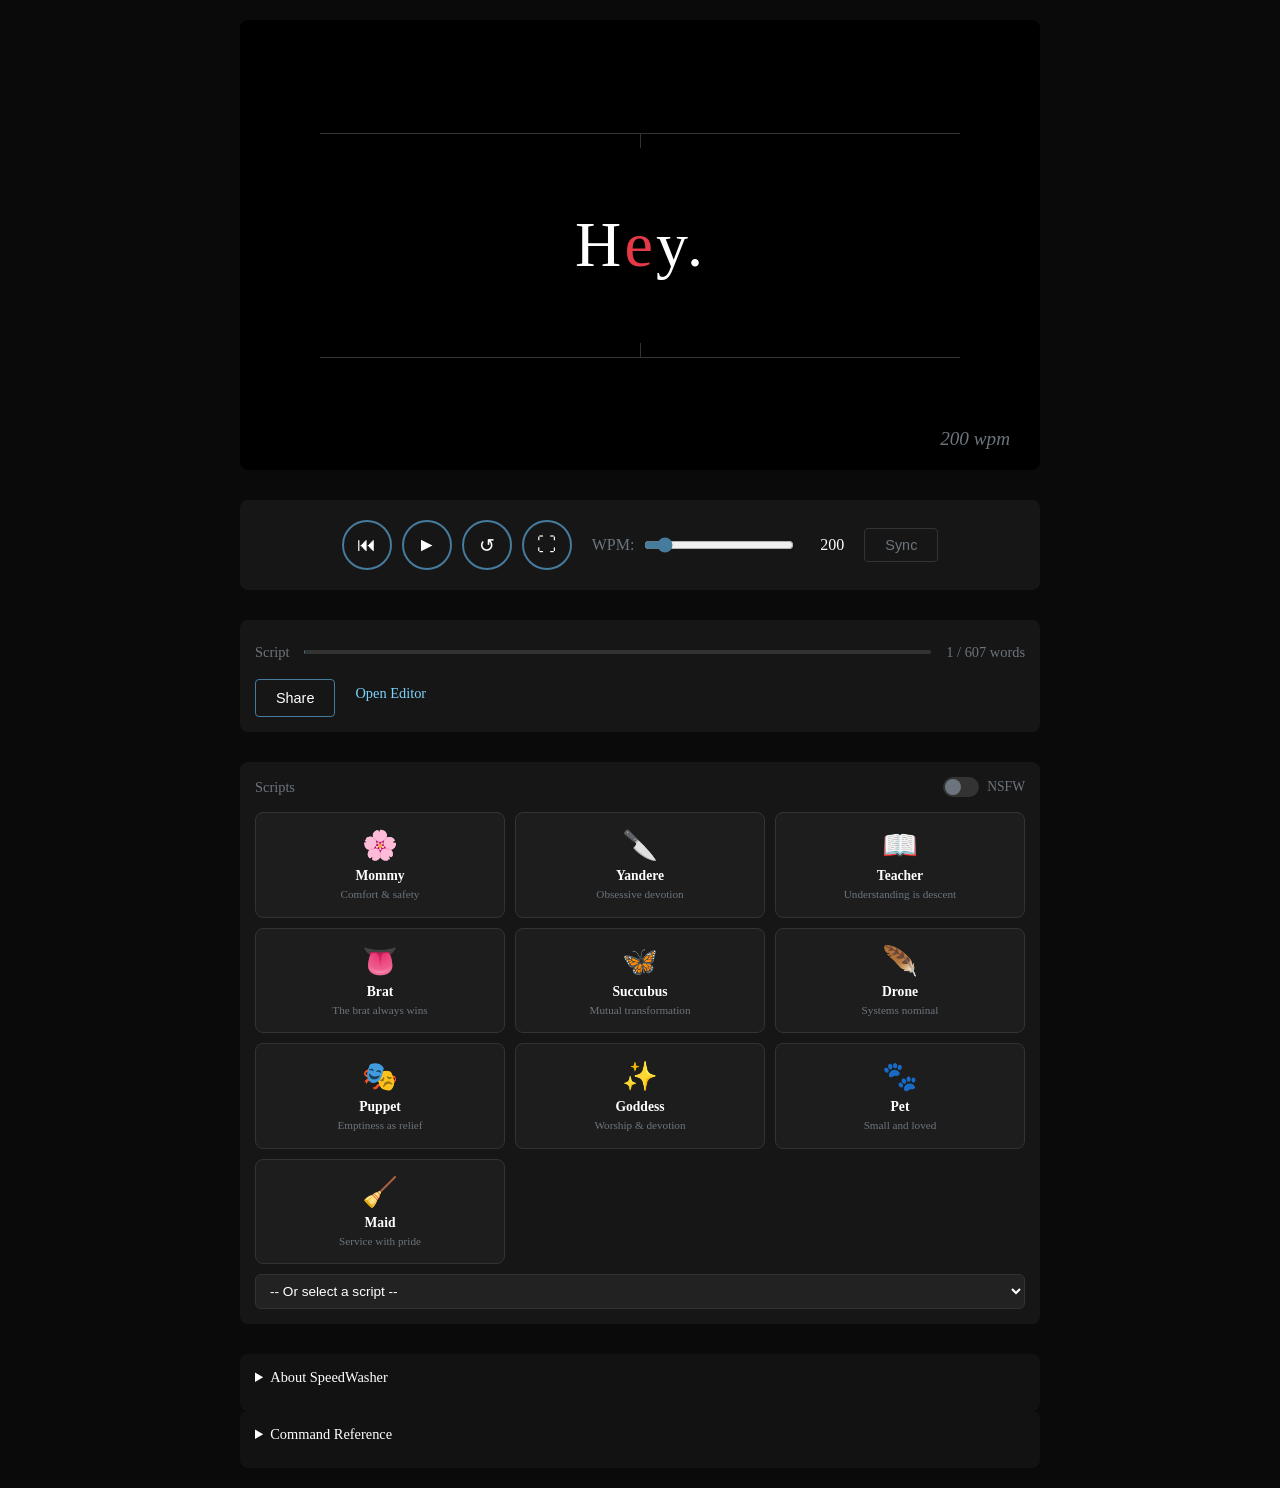
<file: index.html>
<!DOCTYPE html>
<html lang="en">
<head>
    <meta charset="UTF-8">
    <meta name="viewport" content="width=device-width, initial-scale=1.0">
    <title>SpeedWasher</title>
    <link rel="icon" href="data:image/svg+xml,<svg xmlns='http://www.w3.org/2000/svg' viewBox='0 0 100 100'><text y='.9em' font-size='90'>🌀</text></svg>">

    <!-- OpenGraph embed for Discord/social -->
    <meta property="og:title" content="SpeedWasher">
    <meta property="og:description" content="RSVP hypnotic text delivery with binaural beats, subliminals, and spiral visuals. Paste a script and press play.">
    <meta property="og:type" content="website">
    <meta property="og:url" content="https://ecstasyengineer.github.io/speedwasher/">
    <meta name="theme-color" content="#457b9d">

    <link rel="stylesheet" href="css/style.css">
</head>
<body>
    <div id="app">
        <!-- RSVP Display -->
        <div id="rsvp-container">
            <div id="flash-overlay"></div>
            <canvas id="spiral-canvas"></canvas>
            <div id="rsvp-frame">
                <div id="subliminal-top" class="subliminal"></div>
                <div id="guide-top"></div>
                <div id="word-container">
                    <span id="word-before"></span><span id="word-orp"></span><span id="word-after"></span>
                </div>
                <div id="guide-bottom"></div>
                <div id="subliminal-bottom" class="subliminal"></div>
            </div>
            <div id="wpm-display">300 wpm</div>
        </div>

        <!-- Controls -->
        <div id="controls">
            <div id="playback-controls">
                <button id="btn-rewind" title="Rewind to start">&#x23EE;</button>
                <button id="btn-play" title="Play/Pause">
                    <span class="play-icon">&#9658;</span>
                    <span class="pause-icon" style="display:none;">&#10074;&#10074;</span>
                </button>
                <button id="btn-loop" title="Loop">&#8634;</button>
                <button id="btn-fullscreen" title="Fullscreen (F)">&#x26F6;</button>
            </div>

            <div id="speed-controls">
                <label for="wpm-slider">WPM:</label>
                <input type="range" id="wpm-slider" min="100" max="1200" value="300" step="50">
                <span id="wpm-value">300</span>
            </div>

            <button id="btn-sync" class="synced" disabled>Sync</button>

            <div id="haptic-controls">
                <button id="btn-haptic" title="Connect a Bluetooth haptic device">Connect Device</button>
                <span id="haptic-status"></span>
                <label id="haptic-ceiling-label" title="Hard cap on any intensity a script can request">
                    <span class="toggle-label">Max:</span>
                    <input type="range" id="haptic-ceiling" min="0" max="100" value="50" step="5">
                    <span id="haptic-ceiling-value">50%</span>
                </label>
            </div>
        </div>

        <!-- Script Info Bar -->
        <div id="script-section">
            <div id="script-header">
                <span>Script</span>
                <div id="progress-container">
                    <div id="progress-bar"></div>
                </div>
                <span id="word-count"></span>
            </div>
            <textarea id="script-editor" style="display:none;" placeholder="Loading script..."></textarea>
            <div id="script-buttons">
                <button id="btn-load-script" class="loaded" disabled style="display:none;">Load</button>
                <button id="btn-share" title="Share script via URL">Share</button>
                <a href="editor.html" style="color: #7dd3fc; text-decoration: none; font-size: 0.9em; padding: 6px 12px;">Open Editor</a>
            </div>
        </div>

        <!-- Script Browser -->
        <div id="script-browser">
            <div id="browser-header">
                <span>Scripts</span>
                <div id="browser-toggles">
                    <label id="denial-toggle" style="display:none;">
                        <span class="toggle-label">Denial:</span>
                        <input type="range" id="denial-slider" min="0" max="100" value="0" step="5">
                        <span id="denial-value">0%</span>
                    </label>
                    <label id="nsfw-toggle">
                        <input type="checkbox" id="nsfw-checkbox">
                        <span class="toggle-label">NSFW</span>
                    </label>
                </div>
            </div>
            <div id="archetype-grid"></div>
            <div id="script-dropdown-container">
                <select id="script-dropdown">
                    <option value="">-- Or select a script --</option>
                    <optgroup label="SFW Library">
                        <option value="mommy_sfw">Mommy</option>
                        <option value="yandere_sfw">Yandere</option>
                        <option value="teacher_sfw">Teacher</option>
                        <option value="brat_sfw">Brat</option>
                        <option value="succubus_sfw">Succubus</option>
                        <option value="drone_sfw">Drone</option>
                        <option value="puppet_sfw">Puppet</option>
                        <option value="pet_sfw">Pet</option>
                        <option value="venus_golden_path">Goddess</option>
                        <option value="maid_sfw">Maid</option>
                        <option value="clarity_sfw">Clarity</option>
                        <option value="purification_sfw">Purification</option>
                        <option value="doll_sfw">Doll</option>
                    </optgroup>
                    <optgroup label="NSFW Library" class="nsfw-only">
                        <option value="mommy_nsfw">Mommy</option>
                        <option value="yandere_nsfw">Yandere</option>
                        <option value="teacher_nsfw">Teacher</option>
                        <option value="brat_nsfw">Brat</option>
                        <option value="succubus_nsfw">Succubus</option>
                        <option value="drone_nsfw">Drone</option>
                        <option value="puppet_nsfw">Puppet</option>
                        <option value="pet_nsfw">Pet</option>
                        <option value="venus_nsfw">Goddess</option>
                        <option value="maid_nsfw">Maid</option>
                        <option value="dark_therapy_nsfw">Dark Therapy</option>
                        <option value="obedience_nsfw">Obedience</option>
                        <option value="mask_nsfw">Mask (Kigu)</option>
                        <option value="venus_cum">Goddess (Alt)</option>
                    </optgroup>
                    <optgroup label="Special">
                        <option value="demo">Demo</option>
                        <option value="paf_drone">PAF Drone</option>
                    </optgroup>
                </select>
            </div>
        </div>

        <!-- Content Warning Modal -->
        <div id="cw-modal" class="modal-overlay" style="display:none;">
            <div class="modal-content">
                <h2>Content Warning</h2>
                <div id="cw-text"></div>
                <div class="modal-buttons">
                    <button id="cw-acknowledge">I understand</button>
                </div>
            </div>
        </div>

        <!-- NSFW Modal -->
        <div id="nsfw-modal" class="modal-overlay" style="display:none;">
            <div class="modal-content">
                <h2>Hold on.</h2>
                <p>You're about to unlock scripts that contain explicit sexual content, JOI (jerk off instruction) pacing, and erotic hypnosis elements.</p>
                <p>These are designed for consenting adults who know what they're getting into.</p>
                <p style="color: var(--accent-color); font-style: italic;">By clicking "I'm sure," you confirm you are 18+ and are choosing this voluntarily.</p>
                <div class="modal-buttons">
                    <button id="nsfw-confirm">I'm sure</button>
                    <button id="nsfw-cancel">Maybe later</button>
                </div>
            </div>
        </div>

        <!-- Info -->
        <div id="info">
            <details>
                <summary>About SpeedWasher</summary>
                <p>Words flash one at a time with a red letter marking the Optimal Recognition Point - where your eye should fixate. At high speeds, conscious analysis can't keep up. The words just go in.</p>
                <p>Script commands use <code>key:value</code> syntax. Layer names are positional (first token). Press F for fullscreen, Space to play/pause.</p>
                <p><a href="https://github.com/EcstasyEngineer/speedwasher">GitHub</a> · <a href="https://github.com/EcstasyEngineer/speedwasher#script-commands">Full Docs</a></p>
            </details>
            <details>
                <summary>Command Reference</summary>
                <table>
                    <tr><th>Command</th><th>Parameters</th><th>Example</th></tr>
                    <tr><td><code>@wpm</code></td><td>speed</td><td><code>@wpm 300</code></td></tr>
                    <tr><td><code>@binaural</code></td><td>[type:] [fade:]</td><td><code>@binaural type:warm fade:8</code></td></tr>
                    <tr><td><code>@binaural</code></td><td>layers:c/b/p,... [fade:]</td><td><code>@binaural layers:60/2/4,95/3/5 fade:8</code></td></tr>
                    <tr><td><code>@spiral</code></td><td>color: opacity: speed: fade:</td><td><code>@spiral #8B5CF6 opacity:0.3</code></td></tr>
                    <tr><td><code>@subliminals</code></td><td>opacity: word1 word2 ...</td><td><code>@subliminals opacity:0.4 obey drift</code></td></tr>
                    <tr><td><code>@snap</code></td><td>duration: word:</td><td><code>@snap duration:1500 word:Drop.</code></td></tr>
                    <tr><td><code>@pause</code></td><td>duration: word:</td><td><code>@pause duration:2000 word:Hold.</code></td></tr>
                    <tr><td><code>@sfx</code></td><td>name [vol:]</td><td><code>@sfx bell vol:0.5</code></td></tr>
                    <tr><td><code>@pulseborder</code></td><td>color [hz:] [fade:]</td><td><code>@pulseborder green hz:0.33</code></td></tr>
                    <tr><td><code>@haptic</code></td><td>intensity: [fade:] [for:]</td><td><code>@haptic intensity:0.4 for:3</code></td></tr>
                    <tr><td><code>@&lt;any&gt; off</code></td><td>[fade:]</td><td><code>@binaural off fade:8</code></td></tr>
                    <tr><td><code>//</code></td><td>comment</td><td><code>@wpm 300 // speed up</code></td></tr>
                </table>
            </details>
        </div>
    </div>

    <!-- Audio elements -->
    <audio id="snap-sound" preload="auto">
        <source src="audio/sfx/snap.mp3" type="audio/mpeg">
    </audio>

    <script src="js/orp.js"></script>
    <script src="js/spiral.js"></script>
    <script src="js/subliminals.js"></script>
    <script src="js/binaural.js"></script>
    <script src="js/haptic/protocols.js"></script>
    <script src="js/haptic/haptic.js"></script>
    <script src="js/rsvp.js"></script>
    <script src="js/app.js"></script>
</body>
</html>
</file>
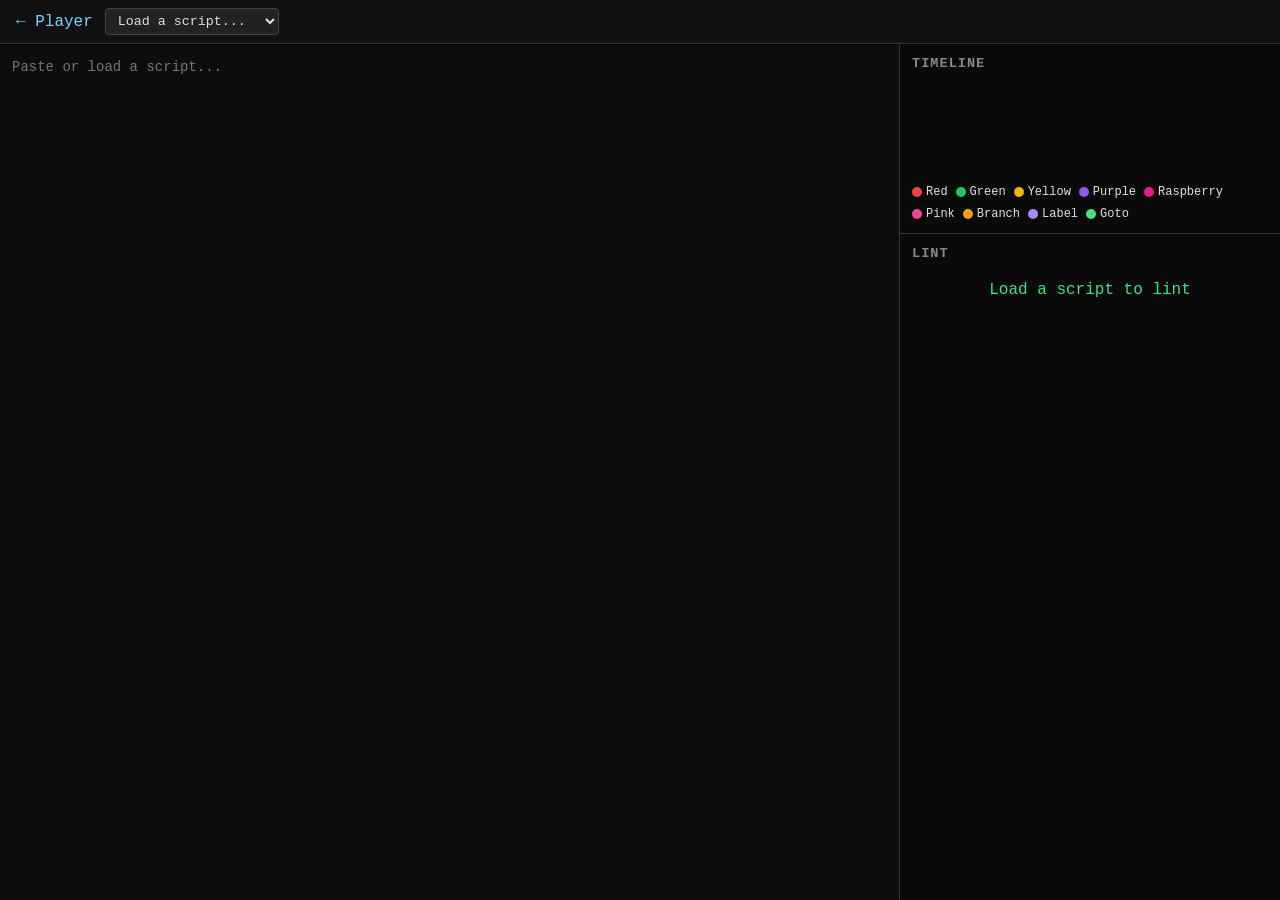
<file: editor.html>
<!DOCTYPE html>
<html lang="en">
<head>
    <meta charset="UTF-8">
    <meta name="viewport" content="width=device-width, initial-scale=1.0">
    <title>SpeedWasher Editor</title>
    <link rel="icon" href="data:image/svg+xml,<svg xmlns='http://www.w3.org/2000/svg' viewBox='0 0 100 100'><text y='.9em' font-size='90'>🌀</text></svg>">
    <style>
        * { box-sizing: border-box; margin: 0; padding: 0; }
        body { background: #0a0a0a; color: #e0e0e0; font-family: 'Courier New', monospace; display: flex; flex-direction: column; height: 100vh; }

        #top-bar { display: flex; align-items: center; gap: 12px; padding: 8px 16px; background: #111; border-bottom: 1px solid #333; }
        #top-bar a { color: #7dd3fc; text-decoration: none; }
        #top-bar select { background: #222; color: #e0e0e0; border: 1px solid #444; padding: 4px 8px; border-radius: 4px; font-family: inherit; }
        #top-bar .stats { color: #888; font-size: 0.85em; margin-left: auto; }

        #main { display: flex; flex: 1; overflow: hidden; }

        /* Editor pane */
        #editor-pane { flex: 1; display: flex; flex-direction: column; border-right: 1px solid #333; }
        #editor-textarea {
            flex: 1; background: #0d0d0d; color: #d4d4d4; border: none; padding: 12px;
            font-family: 'Courier New', monospace; font-size: 14px; line-height: 1.6;
            resize: none; outline: none; tab-size: 4;
        }

        /* Right pane: timeline + lint */
        #right-pane { width: 380px; display: flex; flex-direction: column; }

        /* Timeline */
        #timeline-section { border-bottom: 1px solid #333; padding: 12px; }
        #timeline-section h3 { font-size: 0.85em; color: #888; margin-bottom: 8px; text-transform: uppercase; letter-spacing: 1px; }
        #timeline-canvas { width: 100%; height: 60px; border-radius: 4px; cursor: pointer; }
        #timeline-legend { display: flex; gap: 8px; margin-top: 8px; flex-wrap: wrap; }
        #timeline-legend span { font-size: 0.75em; display: flex; align-items: center; gap: 4px; }
        #timeline-legend .dot { width: 10px; height: 10px; border-radius: 50%; display: inline-block; }

        /* Events strip */
        #events-canvas { width: 100%; height: 24px; margin-top: 4px; }

        /* Lint panel */
        #lint-section { flex: 1; overflow-y: auto; padding: 12px; }
        #lint-section h3 { font-size: 0.85em; color: #888; margin-bottom: 8px; text-transform: uppercase; letter-spacing: 1px; }
        .lint-item { padding: 6px 8px; border-radius: 4px; margin-bottom: 4px; font-size: 0.85em; line-height: 1.4; }
        .lint-error { background: #3b1111; border-left: 3px solid #ef4444; }
        .lint-warning { background: #3b2e11; border-left: 3px solid #eab308; }
        .lint-ok { color: #4ade80; padding: 12px; text-align: center; }

        /* Scrub tooltip */
        #scrub-tooltip {
            position: absolute; background: #222; color: #fff; padding: 4px 8px;
            border-radius: 4px; font-size: 0.75em; pointer-events: none; display: none;
            white-space: nowrap; z-index: 10;
        }
    </style>
</head>
<body>
    <div id="top-bar">
        <a href="index.html">&larr; Player</a>
        <select id="script-select">
            <option value="">Load a script...</option>
        </select>
        <div class="stats" id="stats"></div>
    </div>

    <div id="main">
        <div id="editor-pane">
            <textarea id="editor-textarea" placeholder="Paste or load a script..." spellcheck="false"></textarea>
        </div>

        <div id="right-pane">
            <div id="timeline-section">
                <h3>Timeline</h3>
                <canvas id="timeline-canvas" height="60"></canvas>
                <canvas id="events-canvas" height="24"></canvas>
                <div id="timeline-legend">
                    <span><span class="dot" style="background:#ef4444"></span>Red</span>
                    <span><span class="dot" style="background:#22c55e"></span>Green</span>
                    <span><span class="dot" style="background:#eab308"></span>Yellow</span>
                    <span><span class="dot" style="background:#8B5CF6"></span>Purple</span>
                    <span><span class="dot" style="background:#e91e8c"></span>Raspberry</span>
                    <span><span class="dot" style="background:#ec4899"></span>Pink</span>
                    <span><span class="dot" style="background:#f59e0b"></span>Branch</span>
                    <span><span class="dot" style="background:#a78bfa"></span>Label</span>
                    <span><span class="dot" style="background:#4ade80"></span>Goto</span>
                </div>
            </div>

            <div id="lint-section">
                <h3>Lint</h3>
                <div id="lint-output"><div class="lint-ok">Load a script to lint</div></div>
            </div>
        </div>
    </div>

    <div id="scrub-tooltip"></div>

    <script src="js/lint-browser.js"></script>
    <script>
    document.addEventListener('DOMContentLoaded', () => {
        const textarea = document.getElementById('editor-textarea');
        const timelineCanvas = document.getElementById('timeline-canvas');
        const eventsCanvas = document.getElementById('events-canvas');
        const lintOutput = document.getElementById('lint-output');
        const statsEl = document.getElementById('stats');
        const scriptSelect = document.getElementById('script-select');
        const tooltip = document.getElementById('scrub-tooltip');

        const COLOR_MAP = {
            red: '#ef4444', green: '#22c55e', yellow: '#eab308',
            purple: '#8B5CF6', raspberry: '#e91e8c', pink: '#ec4899',
            off: '#333'
        };

        // Populate script dropdown
        const scripts = [
            'demo',
            'brat_sfw', 'brat_nsfw',
            'mommy_sfw', 'mommy_nsfw',
            'yandere_sfw', 'yandere_nsfw',
            'teacher_sfw', 'teacher_nsfw',
            'succubus_sfw', 'succubus_nsfw',
            'drone_sfw', 'drone_nsfw',
            'puppet_sfw', 'puppet_nsfw',
            'pet_sfw', 'pet_nsfw',
            'maid_sfw', 'maid_nsfw',
            'venus_golden_path', 'venus_nsfw', 'venus_cum',
            'dark_therapy_nsfw',
            'obedience_nsfw', 'mask_nsfw',
            'clarity_sfw', 'purification_sfw', 'doll_sfw',
            'paf_drone', 'test_all'
        ];
        for (const s of scripts) {
            const opt = document.createElement('option');
            opt.value = s;
            opt.textContent = s.replace(/_/g, ' ');
            scriptSelect.appendChild(opt);
        }

        scriptSelect.addEventListener('change', async () => {
            if (!scriptSelect.value) return;
            try {
                const resp = await fetch(`scripts/${scriptSelect.value}.txt`);
                if (!resp.ok) throw new Error('Not found');
                textarea.value = await resp.text();
                update();
            } catch (e) {
                lintOutput.innerHTML = '<div class="lint-item lint-error">Failed to load script</div>';
            }
        });

        let debounceTimer = null;
        textarea.addEventListener('input', () => {
            clearTimeout(debounceTimer);
            debounceTimer = setTimeout(update, 300);
        });

        function update() {
            const text = textarea.value;
            if (!text.trim()) {
                lintOutput.innerHTML = '<div class="lint-ok">Empty script</div>';
                clearTimeline();
                statsEl.textContent = '';
                return;
            }

            const { findings, events, phases, totalWords } = LintEngine.lint(text, scriptSelect.value || 'script.txt');
            const totalDuration = LintEngine.getTotalDuration(events);

            // Stats
            const mins = Math.floor(totalDuration / 60);
            const secs = Math.round(totalDuration % 60);
            statsEl.textContent = `${totalWords} words | ${mins}m ${secs}s | ${phases.length} phases`;

            // Timeline
            drawTimeline(phases, totalDuration, events);

            // Lint
            if (findings.length === 0) {
                lintOutput.innerHTML = '<div class="lint-ok">All checks passed</div>';
            } else {
                lintOutput.innerHTML = findings.map(f =>
                    `<div class="lint-item lint-${f.severity === 'error' ? 'error' : 'warning'}">${f.rule}: ${f.msg}</div>`
                ).join('');
            }
        }

        function clearTimeline() {
            const ctx = timelineCanvas.getContext('2d');
            ctx.clearRect(0, 0, timelineCanvas.width, timelineCanvas.height);
            const ectx = eventsCanvas.getContext('2d');
            ectx.clearRect(0, 0, eventsCanvas.width, eventsCanvas.height);
        }

        let currentPhases = [];
        let currentTotalDuration = 0;

        function drawTimeline(phases, totalDuration, events) {
            currentPhases = phases;
            currentTotalDuration = totalDuration;

            // Color phases
            const canvas = timelineCanvas;
            const dpr = window.devicePixelRatio || 1;
            canvas.width = canvas.offsetWidth * dpr;
            canvas.height = 60 * dpr;
            const ctx = canvas.getContext('2d');
            ctx.scale(dpr, dpr);
            const w = canvas.offsetWidth;
            const h = 60;

            ctx.fillStyle = '#1a1a1a';
            ctx.fillRect(0, 0, w, h);

            if (totalDuration <= 0) return;

            let elapsed = 0;
            for (const phase of phases) {
                const x = (elapsed / totalDuration) * w;
                const pw = (phase.durationSec / totalDuration) * w;
                ctx.fillStyle = COLOR_MAP[phase.color] || '#333';
                ctx.fillRect(x, 0, Math.max(1, pw), h);
                elapsed += phase.durationSec;
            }

            // Events strip
            const ecanvas = eventsCanvas;
            ecanvas.width = ecanvas.offsetWidth * dpr;
            ecanvas.height = 24 * dpr;
            const ectx = ecanvas.getContext('2d');
            ectx.scale(dpr, dpr);
            const ew = ecanvas.offsetWidth;

            ectx.fillStyle = '#111';
            ectx.fillRect(0, 0, ew, 24);

            // Compute cumulative time for each event
            let cumMs = 0;
            const totalMs = totalDuration * 1000;
            for (const ev of events) {
                const x = (cumMs / totalMs) * ew;
                if (ev.type === 'snap') {
                    ectx.fillStyle = '#ffffff';
                    ectx.fillRect(x, 0, 2, 24);
                    cumMs += ev.pauseMs;
                } else if (ev.type === 'sfx') {
                    ectx.fillStyle = '#fbbf24';
                    ectx.beginPath();
                    ectx.arc(x, 12, 3, 0, Math.PI * 2);
                    ectx.fill();
                } else if (ev.type === 'wpm') {
                    ectx.fillStyle = '#7dd3fc';
                    ectx.fillRect(x, 18, 1, 6);
                } else if (ev.type === 'pause') {
                    ectx.fillStyle = '#666';
                    ectx.fillRect(x, 4, 1, 16);
                    cumMs += ev.pauseMs;
                } else if (ev.type === 'branch') {
                    // Diamond marker for branch point
                    ectx.fillStyle = '#f59e0b';
                    ectx.beginPath();
                    ectx.moveTo(x, 4); ectx.lineTo(x + 6, 12);
                    ectx.lineTo(x, 20); ectx.lineTo(x - 6, 12);
                    ectx.closePath(); ectx.fill();
                } else if (ev.type === 'label') {
                    // Flag marker for label
                    ectx.fillStyle = '#a78bfa';
                    ectx.fillRect(x, 0, 2, 24);
                    ectx.font = '9px monospace';
                    ectx.fillText(ev.name, x + 4, 10);
                } else if (ev.type === 'goto') {
                    // Arrow marker for goto
                    ectx.fillStyle = '#4ade80';
                    ectx.fillRect(x, 10, 8, 2);
                    ectx.beginPath();
                    ectx.moveTo(x + 8, 6); ectx.lineTo(x + 8, 16);
                    ectx.lineTo(x + 14, 11); ectx.closePath(); ectx.fill();
                } else if (ev.type === 'word') {
                    cumMs += LintEngine.getWordInterval(ev.wpm, ev.text);
                }
            }
        }

        // Scrub tooltip on timeline hover
        timelineCanvas.addEventListener('mousemove', (e) => {
            if (!currentPhases.length || !currentTotalDuration) return;
            const rect = timelineCanvas.getBoundingClientRect();
            const x = e.clientX - rect.left;
            const pct = x / rect.width;
            const timeSec = pct * currentTotalDuration;

            let elapsed = 0;
            let phase = null;
            for (const p of currentPhases) {
                if (elapsed + p.durationSec >= timeSec) { phase = p; break; }
                elapsed += p.durationSec;
            }

            if (phase) {
                const mins = Math.floor(timeSec / 60);
                const secs = Math.round(timeSec % 60);
                tooltip.textContent = `${mins}:${String(secs).padStart(2, '0')} | ${phase.color} (${phase.durationSec.toFixed(1)}s)`;
                tooltip.style.display = 'block';
                tooltip.style.left = (e.clientX + 12) + 'px';
                tooltip.style.top = (e.clientY - 30) + 'px';
            }
        });

        timelineCanvas.addEventListener('mouseleave', () => {
            tooltip.style.display = 'none';
        });

        // Click timeline to scroll editor to that section
        timelineCanvas.addEventListener('click', (e) => {
            if (!currentPhases.length || !currentTotalDuration) return;
            const rect = timelineCanvas.getBoundingClientRect();
            const pct = (e.clientX - rect.left) / rect.width;
            const timeSec = pct * currentTotalDuration;

            let elapsed = 0;
            for (const p of currentPhases) {
                if (elapsed + p.durationSec >= timeSec) {
                    // Scroll to that line in the textarea
                    const text = textarea.value;
                    const lines = text.split('\n');
                    let charPos = 0;
                    for (let i = 0; i < Math.min(p.startLine - 1, lines.length); i++) {
                        charPos += lines[i].length + 1;
                    }
                    textarea.focus();
                    textarea.setSelectionRange(charPos, charPos);
                    // Scroll into view
                    const lineHeight = 22.4; // approximate
                    textarea.scrollTop = (p.startLine - 5) * lineHeight;
                    break;
                }
                elapsed += p.durationSec;
            }
        });
    });
    </script>
</body>
</html>
</file>
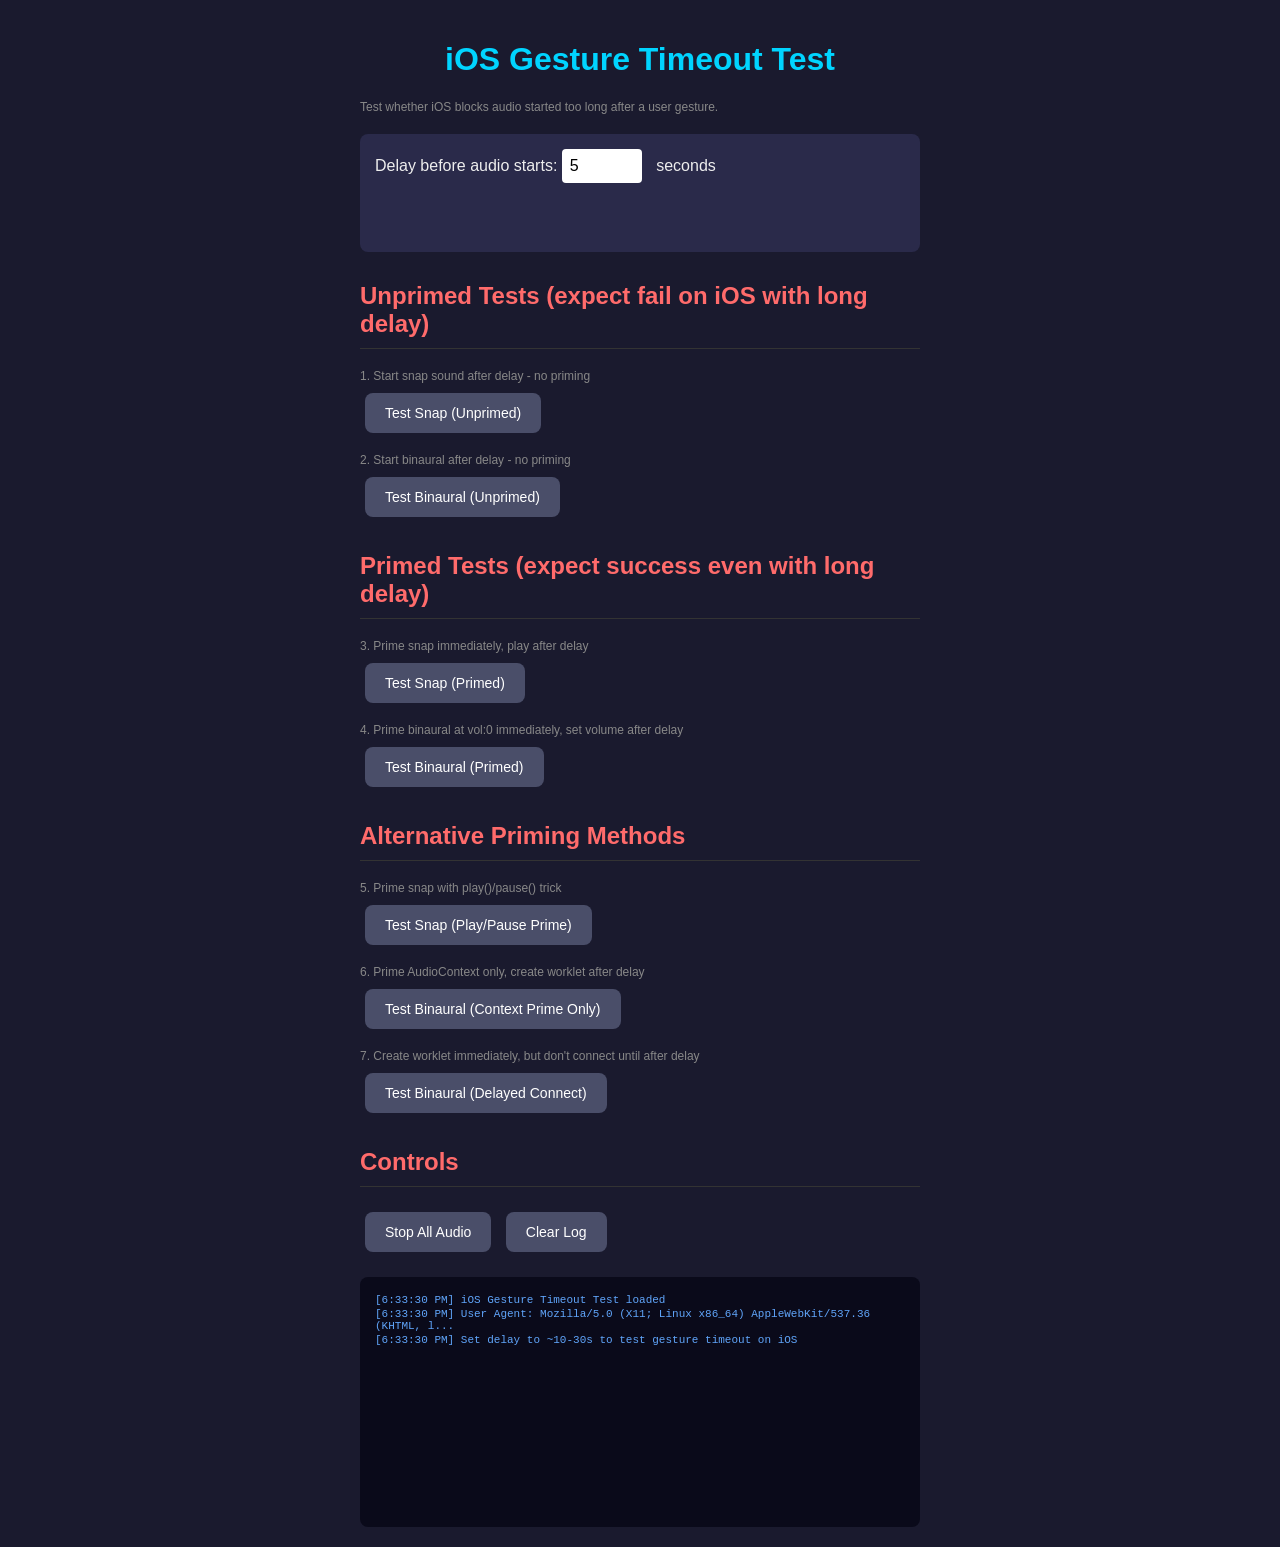
<file: ios-audio-test.html>
<!DOCTYPE html>
<html lang="en">
<head>
    <meta charset="UTF-8">
    <meta name="viewport" content="width=device-width, initial-scale=1.0">
    <title>iOS Audio Gesture Timeout Test</title>
    <style>
        * { box-sizing: border-box; }
        body {
            font-family: -apple-system, BlinkMacSystemFont, 'Segoe UI', Roboto, sans-serif;
            background: #1a1a2e;
            color: #eee;
            padding: 20px;
            max-width: 600px;
            margin: 0 auto;
        }
        h1 { color: #00d4ff; text-align: center; }
        h2 { color: #ff6b6b; margin-top: 30px; border-bottom: 1px solid #333; padding-bottom: 10px; }
        .test-group { margin: 15px 0; }
        button {
            background: #4a4e69;
            color: white;
            border: none;
            padding: 12px 20px;
            margin: 5px;
            border-radius: 8px;
            font-size: 14px;
            cursor: pointer;
        }
        button:active { background: #22223b; }
        button:disabled { opacity: 0.5; }
        .info {
            font-size: 12px;
            color: #888;
            margin: 5px 0;
        }
        .delay-control {
            background: #2a2a4a;
            padding: 15px;
            border-radius: 8px;
            margin: 20px 0;
        }
        .delay-control label {
            display: block;
            margin-bottom: 10px;
        }
        .delay-control input {
            width: 80px;
            padding: 8px;
            font-size: 16px;
            border-radius: 4px;
            border: none;
            margin-right: 10px;
        }
        #log {
            background: #0a0a1a;
            padding: 15px;
            border-radius: 8px;
            height: 250px;
            overflow-y: auto;
            font-family: monospace;
            font-size: 11px;
            margin-top: 20px;
        }
        .log-entry { margin: 2px 0; }
        .log-success { color: #4ade80; }
        .log-error { color: #f87171; }
        .log-info { color: #60a5fa; }
        .log-warn { color: #fbbf24; }
        .countdown {
            font-size: 24px;
            color: #00d4ff;
            text-align: center;
            padding: 10px;
            min-height: 44px;
        }
    </style>
</head>
<body>
    <h1>iOS Gesture Timeout Test</h1>
    <p class="info">Test whether iOS blocks audio started too long after a user gesture.</p>

    <div class="delay-control">
        <label>Delay before audio starts: <input type="number" id="delay" value="5" min="1" max="120"> seconds</label>
        <div class="countdown" id="countdown"></div>
    </div>

    <h2>Unprimed Tests (expect fail on iOS with long delay)</h2>

    <div class="test-group">
        <p class="info">1. Start snap sound after delay - no priming</p>
        <button onclick="testSnapUnprimed()">Test Snap (Unprimed)</button>
    </div>

    <div class="test-group">
        <p class="info">2. Start binaural after delay - no priming</p>
        <button onclick="testBinauralUnprimed()">Test Binaural (Unprimed)</button>
    </div>

    <h2>Primed Tests (expect success even with long delay)</h2>

    <div class="test-group">
        <p class="info">3. Prime snap immediately, play after delay</p>
        <button onclick="testSnapPrimed()">Test Snap (Primed)</button>
    </div>

    <div class="test-group">
        <p class="info">4. Prime binaural at vol:0 immediately, set volume after delay</p>
        <button onclick="testBinauralPrimed()">Test Binaural (Primed)</button>
    </div>

    <h2>Alternative Priming Methods</h2>

    <div class="test-group">
        <p class="info">5. Prime snap with play()/pause() trick</p>
        <button onclick="testSnapPlayPause()">Test Snap (Play/Pause Prime)</button>
    </div>

    <div class="test-group">
        <p class="info">6. Prime AudioContext only, create worklet after delay</p>
        <button onclick="testBinauralContextOnly()">Test Binaural (Context Prime Only)</button>
    </div>

    <div class="test-group">
        <p class="info">7. Create worklet immediately, but don't connect until after delay</p>
        <button onclick="testBinauralDelayedConnect()">Test Binaural (Delayed Connect)</button>
    </div>

    <h2>Controls</h2>
    <div class="test-group">
        <button onclick="stopAll()">Stop All Audio</button>
        <button onclick="clearLog()">Clear Log</button>
    </div>

    <div id="log"></div>

    <audio id="snap-audio" preload="auto">
        <source src="audio/sfx/snap.mp3" type="audio/mpeg">
    </audio>

    <script>
        // Logging
        function log(msg, type = 'info') {
            const logEl = document.getElementById('log');
            const entry = document.createElement('div');
            entry.className = `log-entry log-${type}`;
            entry.textContent = `[${new Date().toLocaleTimeString()}] ${msg}`;
            logEl.appendChild(entry);
            logEl.scrollTop = logEl.scrollHeight;
            console.log(msg);
        }

        function clearLog() {
            document.getElementById('log').innerHTML = '';
        }

        function getDelay() {
            return parseInt(document.getElementById('delay').value, 10) * 1000;
        }

        function countdown(seconds, callback) {
            const el = document.getElementById('countdown');
            let remaining = seconds;
            el.textContent = remaining;
            const interval = setInterval(() => {
                remaining--;
                if (remaining > 0) {
                    el.textContent = remaining;
                } else {
                    el.textContent = 'NOW!';
                    clearInterval(interval);
                    callback();
                    setTimeout(() => { el.textContent = ''; }, 1000);
                }
            }, 1000);
        }

        // Audio context management
        let ctx = null;
        let binauralNode = null;

        function getContext() {
            if (!ctx) {
                ctx = new (window.AudioContext || window.webkitAudioContext)();
                log(`AudioContext created, state: ${ctx.state}`);
            }
            return ctx;
        }

        async function resumeContext() {
            const c = getContext();
            if (c.state === 'suspended') {
                await c.resume();
                log(`AudioContext resumed`);
            }
            return c;
        }

        // Binaural worklet code
        const binauralWorkletCode = `
class BinauralProcessor extends AudioWorkletProcessor {
    constructor() {
        super();
        this.phaseL = 0;
        this.phaseR = 0;
        this.gain = 0;
        this.targetGain = 0;
        this.port.onmessage = (e) => {
            if (e.data.gain !== undefined) this.targetGain = e.data.gain;
        };
    }
    process(inputs, outputs) {
        const out = outputs[0];
        if (!out || !out[0] || !out[1]) return true;
        const L = out[0], R = out[1];
        // Smooth gain changes
        const smooth = 0.001;
        for (let i = 0; i < L.length; i++) {
            this.gain += (this.targetGain - this.gain) * smooth;
            L[i] = Math.sin(this.phaseL) * this.gain;
            R[i] = Math.sin(this.phaseR) * this.gain;
            this.phaseL += (295 * 2 * Math.PI) / sampleRate;
            this.phaseR += (305 * 2 * Math.PI) / sampleRate;
            if (this.phaseL > 2 * Math.PI) this.phaseL -= 2 * Math.PI;
            if (this.phaseR > 2 * Math.PI) this.phaseR -= 2 * Math.PI;
        }
        return true;
    }
}
registerProcessor('binaural-processor', BinauralProcessor);
`;

        let workletLoaded = false;
        async function loadWorklet(c) {
            if (workletLoaded) return;
            const blob = new Blob([binauralWorkletCode], { type: 'application/javascript' });
            const url = URL.createObjectURL(blob);
            await c.audioWorklet.addModule(url);
            URL.revokeObjectURL(url);
            workletLoaded = true;
            log('Worklet module loaded');
        }

        // Stop all
        function stopAll() {
            const snap = document.getElementById('snap-audio');
            snap.pause();
            snap.currentTime = 0;
            if (binauralNode) {
                binauralNode.port.postMessage({ gain: 0 });
                setTimeout(() => {
                    if (binauralNode) {
                        binauralNode.disconnect();
                        binauralNode = null;
                    }
                }, 100);
            }
            log('All audio stopped');
        }

        // ============ TEST 1: Snap Unprimed ============
        function testSnapUnprimed() {
            const delay = getDelay();
            log(`TEST 1: Snap unprimed - will play in ${delay/1000}s`, 'warn');

            countdown(delay / 1000, () => {
                const snap = document.getElementById('snap-audio');
                snap.currentTime = 0;
                snap.play()
                    .then(() => log('Snap played successfully', 'success'))
                    .catch(e => log(`Snap FAILED: ${e.message}`, 'error'));
            });
        }

        // ============ TEST 2: Binaural Unprimed ============
        async function testBinauralUnprimed() {
            const delay = getDelay();
            log(`TEST 2: Binaural unprimed - will start in ${delay/1000}s`, 'warn');

            countdown(delay / 1000, async () => {
                try {
                    const c = await resumeContext();
                    await loadWorklet(c);
                    binauralNode = new AudioWorkletNode(c, 'binaural-processor', { outputChannelCount: [2] });
                    binauralNode.connect(c.destination);
                    binauralNode.port.postMessage({ gain: 0.3 });
                    log('Binaural started successfully', 'success');
                } catch (e) {
                    log(`Binaural FAILED: ${e.message}`, 'error');
                }
            });
        }

        // ============ TEST 3: Snap Primed ============
        function testSnapPrimed() {
            const delay = getDelay();
            log(`TEST 3: Snap primed - priming now, will play in ${delay/1000}s`, 'warn');

            // Prime: set volume to 0 and play immediately
            const snap = document.getElementById('snap-audio');
            const origVolume = snap.volume;
            snap.volume = 0;
            snap.currentTime = 0;
            snap.play()
                .then(() => {
                    log('Snap primed (playing at vol:0)', 'info');
                    snap.pause();
                    snap.volume = origVolume;
                    snap.currentTime = 0;
                })
                .catch(e => log(`Snap prime FAILED: ${e.message}`, 'error'));

            countdown(delay / 1000, () => {
                snap.currentTime = 0;
                snap.play()
                    .then(() => log('Snap played successfully after prime', 'success'))
                    .catch(e => log(`Snap FAILED after prime: ${e.message}`, 'error'));
            });
        }

        // ============ TEST 4: Binaural Primed at vol:0 ============
        async function testBinauralPrimed() {
            const delay = getDelay();
            log(`TEST 4: Binaural primed - starting at vol:0 now, volume up in ${delay/1000}s`, 'warn');

            try {
                const c = await resumeContext();
                await loadWorklet(c);
                binauralNode = new AudioWorkletNode(c, 'binaural-processor', { outputChannelCount: [2] });
                binauralNode.connect(c.destination);
                binauralNode.port.postMessage({ gain: 0 }); // Start silent
                log('Binaural primed (running at vol:0)', 'info');

                countdown(delay / 1000, () => {
                    binauralNode.port.postMessage({ gain: 0.3 });
                    log('Binaural volume set to 0.3', 'success');
                });
            } catch (e) {
                log(`Binaural prime FAILED: ${e.message}`, 'error');
            }
        }

        // ============ TEST 5: Snap Play/Pause Prime ============
        function testSnapPlayPause() {
            const delay = getDelay();
            log(`TEST 5: Snap play/pause prime - will play in ${delay/1000}s`, 'warn');

            // Prime: play then immediately pause
            const snap = document.getElementById('snap-audio');
            snap.currentTime = 0;
            snap.play()
                .then(() => {
                    snap.pause();
                    snap.currentTime = 0;
                    log('Snap primed (play/pause trick)', 'info');
                })
                .catch(e => log(`Snap prime FAILED: ${e.message}`, 'error'));

            countdown(delay / 1000, () => {
                snap.currentTime = 0;
                snap.play()
                    .then(() => log('Snap played successfully after play/pause prime', 'success'))
                    .catch(e => log(`Snap FAILED: ${e.message}`, 'error'));
            });
        }

        // ============ TEST 6: Context Prime Only ============
        async function testBinauralContextOnly() {
            const delay = getDelay();
            log(`TEST 6: Context prime only - context now, worklet in ${delay/1000}s`, 'warn');

            // Only prime the context, not the worklet
            const c = await resumeContext();
            log('AudioContext primed', 'info');

            countdown(delay / 1000, async () => {
                try {
                    await loadWorklet(c);
                    binauralNode = new AudioWorkletNode(c, 'binaural-processor', { outputChannelCount: [2] });
                    binauralNode.connect(c.destination);
                    binauralNode.port.postMessage({ gain: 0.3 });
                    log('Binaural started successfully (context-only prime)', 'success');
                } catch (e) {
                    log(`Binaural FAILED: ${e.message}`, 'error');
                }
            });
        }

        // ============ TEST 7: Delayed Connect ============
        async function testBinauralDelayedConnect() {
            const delay = getDelay();
            log(`TEST 7: Delayed connect - create now, connect in ${delay/1000}s`, 'warn');

            try {
                const c = await resumeContext();
                await loadWorklet(c);
                binauralNode = new AudioWorkletNode(c, 'binaural-processor', { outputChannelCount: [2] });
                // DON'T connect yet
                binauralNode.port.postMessage({ gain: 0.3 });
                log('Binaural created but not connected', 'info');

                countdown(delay / 1000, () => {
                    binauralNode.connect(c.destination);
                    log('Binaural connected to destination', 'success');
                });
            } catch (e) {
                log(`Binaural FAILED: ${e.message}`, 'error');
            }
        }

        // Initial log
        log('iOS Gesture Timeout Test loaded');
        log(`User Agent: ${navigator.userAgent.substring(0, 60)}...`, 'info');
        log('Set delay to ~10-30s to test gesture timeout on iOS', 'info');
    </script>
</body>
</html>
</file>
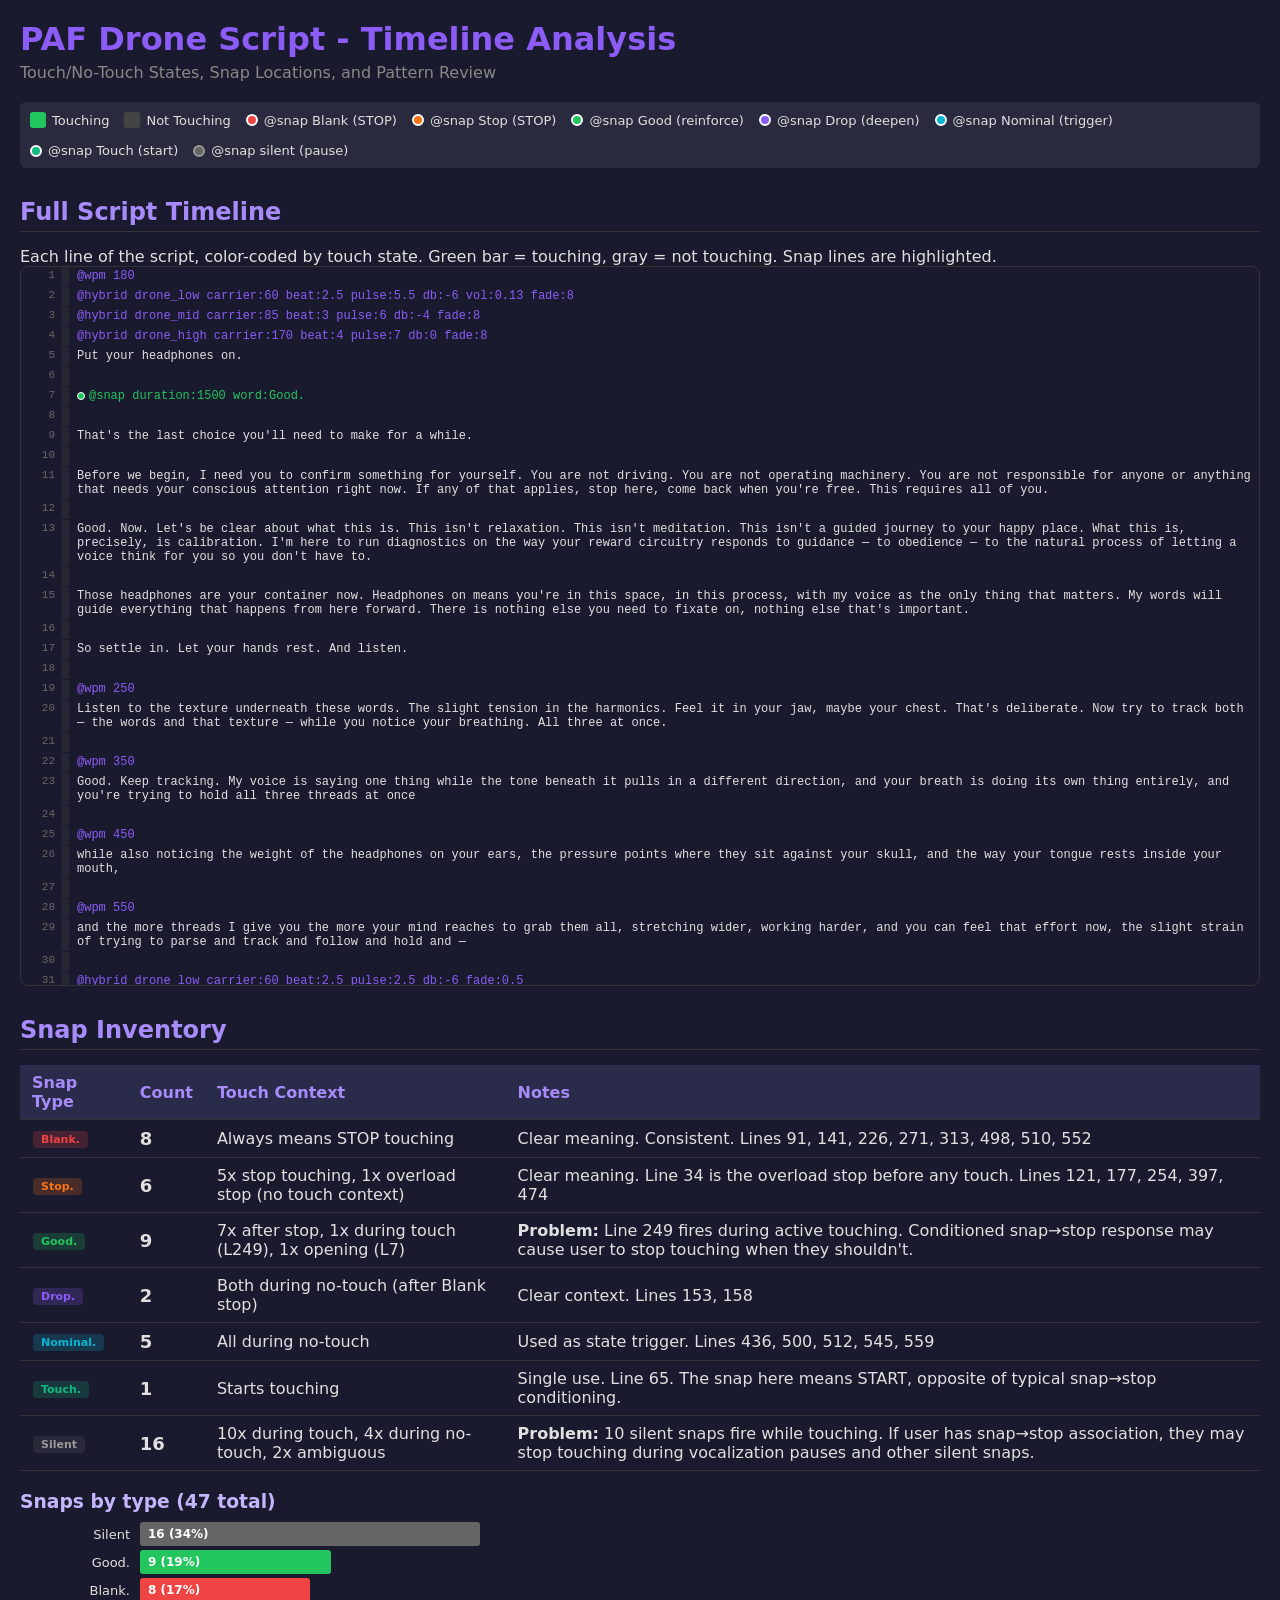
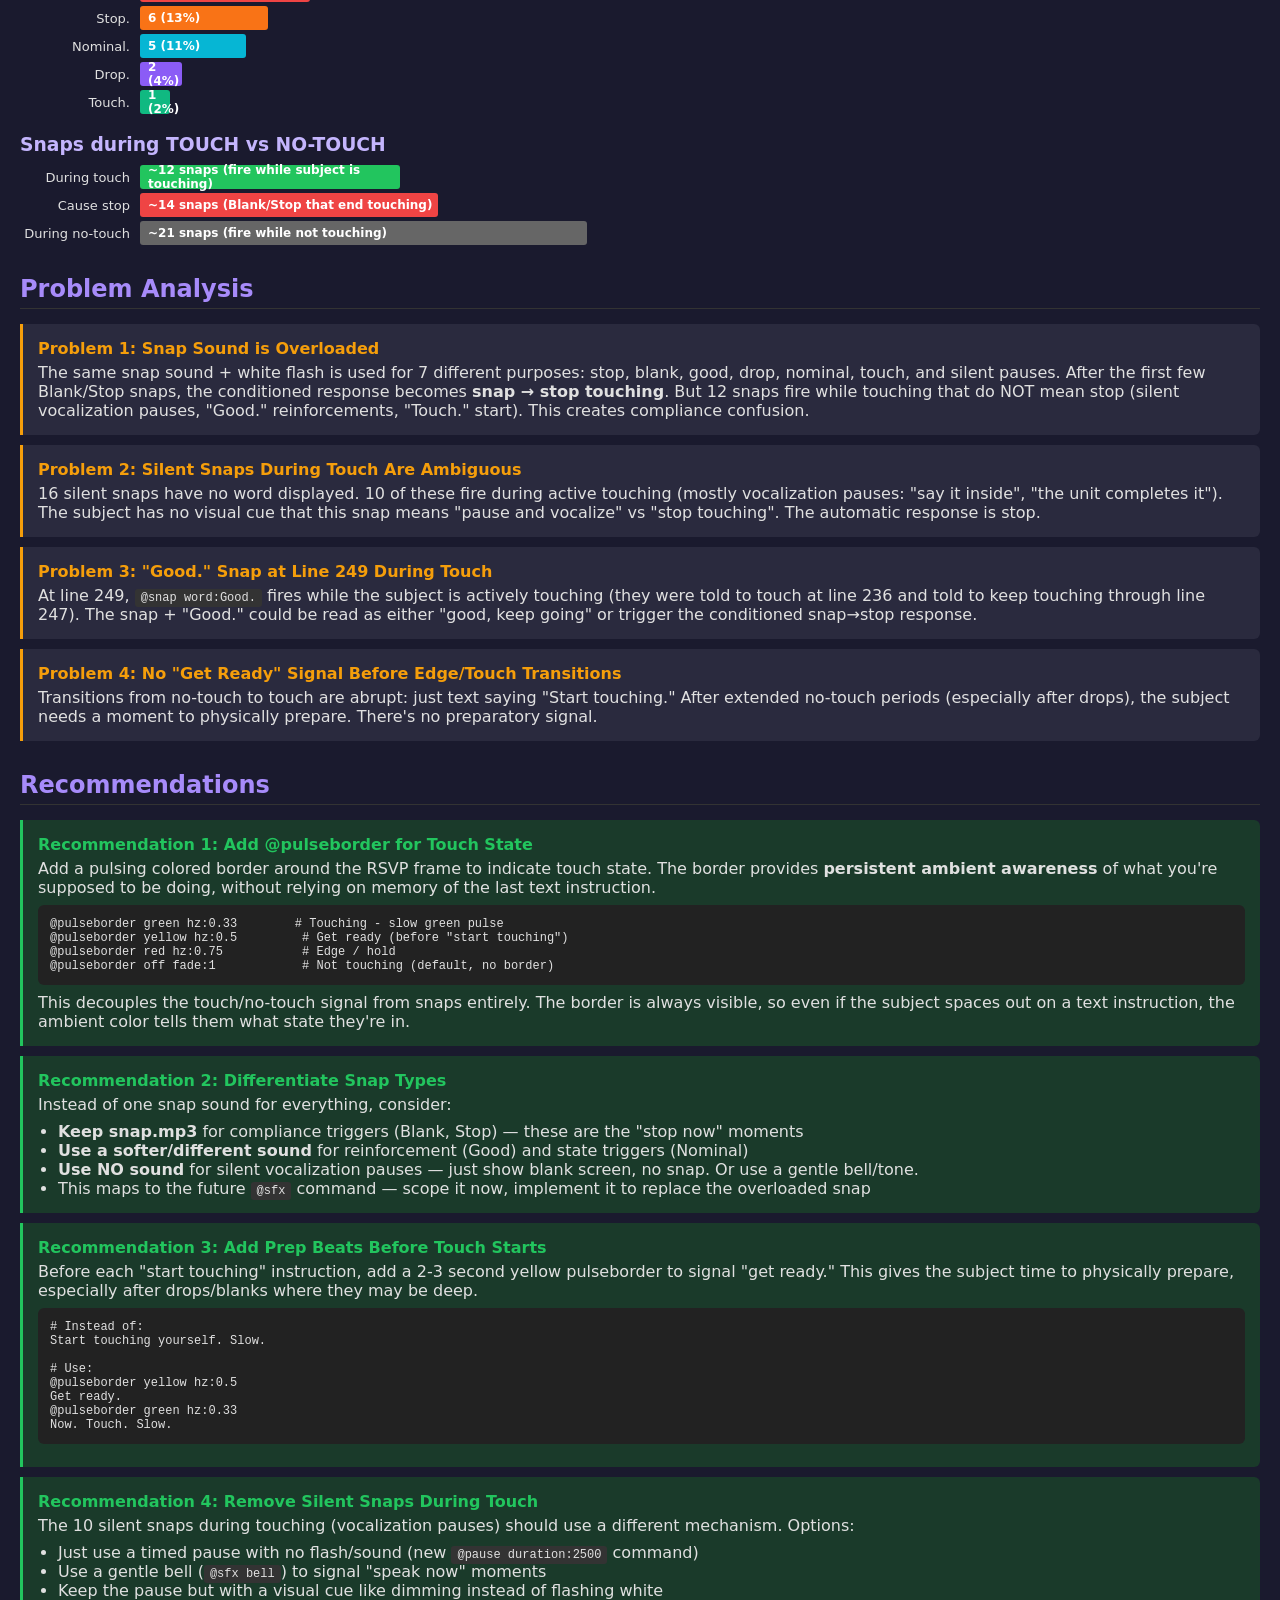
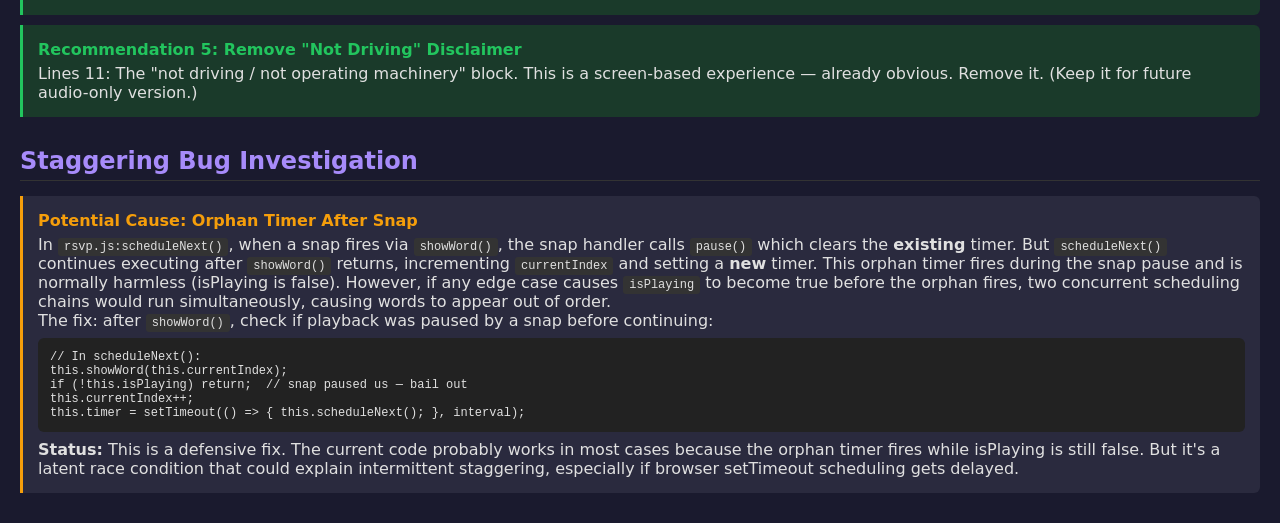
<file: analysis/paf_drone_timeline.html>
<!DOCTYPE html>
<html lang="en">
<head>
<meta charset="UTF-8">
<title>PAF Drone Script Timeline Analysis</title>
<style>
* { box-sizing: border-box; margin: 0; padding: 0; }
body { font-family: 'Segoe UI', system-ui, sans-serif; background: #1a1a2e; color: #e0e0e0; padding: 20px; }
h1 { color: #8B5CF6; margin-bottom: 5px; }
h2 { color: #a78bfa; margin: 30px 0 15px; border-bottom: 1px solid #333; padding-bottom: 5px; }
h3 { color: #c4b5fd; margin: 20px 0 10px; }
.subtitle { color: #888; margin-bottom: 20px; }

/* Timeline */
.timeline-container { display: flex; gap: 0; margin: 20px 0; border: 1px solid #333; border-radius: 8px; overflow: hidden; }
.timeline-bar { width: 60px; min-width: 60px; display: flex; flex-direction: column; }
.timeline-segment { position: relative; display: flex; align-items: center; justify-content: center; font-size: 10px; font-weight: bold; color: #fff; text-shadow: 0 0 3px rgba(0,0,0,0.8); }
.timeline-segment.touch { background: #22c55e; }
.timeline-segment.no-touch { background: #444; }
.timeline-segment.ambiguous { background: #eab308; }

.snap-markers { width: 40px; min-width: 40px; display: flex; flex-direction: column; position: relative; }
.snap-marker { position: absolute; width: 100%; display: flex; align-items: center; justify-content: center; z-index: 2; }
.snap-dot { width: 12px; height: 12px; border-radius: 50%; border: 2px solid #fff; }
.snap-dot.blank { background: #ef4444; }
.snap-dot.stop { background: #f97316; }
.snap-dot.good { background: #22c55e; }
.snap-dot.drop { background: #8B5CF6; }
.snap-dot.nominal { background: #06b6d4; }
.snap-dot.touch-cmd { background: #10b981; }
.snap-dot.silent { background: #666; border-color: #999; }

.script-text { flex: 1; overflow-y: auto; max-height: 2000px; }
.script-line { display: flex; align-items: stretch; min-height: 20px; border-bottom: 1px solid #1a1a2e; }
.script-line .line-num { width: 40px; min-width: 40px; text-align: right; padding: 2px 6px; color: #666; font-size: 11px; font-family: monospace; }
.script-line .line-bar { width: 8px; min-width: 8px; }
.script-line .line-bar.touch { background: #22c55e44; }
.script-line .line-bar.no-touch { background: #44444444; }
.script-line .line-text { flex: 1; padding: 2px 8px; font-size: 12px; font-family: monospace; white-space: pre-wrap; word-break: break-word; }
.script-line.cmd .line-text { color: #8B5CF6; }
.script-line.snap .line-text { color: #f59e0b; font-weight: bold; }
.script-line.snap-blank .line-text { color: #ef4444; font-weight: bold; }
.script-line.snap-stop .line-text { color: #f97316; font-weight: bold; }
.script-line.snap-good .line-text { color: #22c55e; }
.script-line.snap-drop .line-text { color: #8B5CF6; font-weight: bold; }
.script-line.snap-nominal .line-text { color: #06b6d4; font-weight: bold; }
.script-line.touch-change .line-text { background: rgba(34,197,94,0.15); }
.script-line.stop-change .line-text { background: rgba(239,68,68,0.15); }
.script-line.empty .line-text { min-height: 10px; }

/* Snap inventory */
table { width: 100%; border-collapse: collapse; margin: 10px 0; }
th, td { padding: 8px 12px; text-align: left; border-bottom: 1px solid #333; }
th { background: #2a2a4a; color: #a78bfa; }
tr:hover { background: #2a2a3e; }
.count { font-weight: bold; font-size: 18px; }
.tag { display: inline-block; padding: 2px 8px; border-radius: 4px; font-size: 11px; font-weight: bold; margin: 1px; }
.tag-blank { background: #ef444433; color: #ef4444; }
.tag-stop { background: #f9731633; color: #f97316; }
.tag-good { background: #22c55e33; color: #22c55e; }
.tag-drop { background: #8B5CF633; color: #8B5CF6; }
.tag-nominal { background: #06b6d433; color: #06b6d4; }
.tag-touch { background: #10b98133; color: #10b981; }
.tag-silent { background: #66666633; color: #999; }

/* Legend */
.legend { display: flex; flex-wrap: wrap; gap: 15px; margin: 15px 0; padding: 10px; background: #2a2a3e; border-radius: 6px; }
.legend-item { display: flex; align-items: center; gap: 6px; font-size: 13px; }
.legend-swatch { width: 16px; height: 16px; border-radius: 3px; }
.legend-dot { width: 12px; height: 12px; border-radius: 50%; border: 2px solid #fff; }

/* Problem areas */
.problem { background: #2a2a3e; border-left: 3px solid #f59e0b; padding: 15px; margin: 10px 0; border-radius: 0 6px 6px 0; }
.problem-title { color: #f59e0b; font-weight: bold; margin-bottom: 5px; }
.recommendation { background: #1a3a2a; border-left: 3px solid #22c55e; padding: 15px; margin: 10px 0; border-radius: 0 6px 6px 0; }
.rec-title { color: #22c55e; font-weight: bold; margin-bottom: 5px; }
code { background: #333; padding: 2px 6px; border-radius: 3px; font-size: 12px; }
pre { background: #222; padding: 12px; border-radius: 6px; overflow-x: auto; margin: 8px 0; font-size: 12px; }

/* Summary bar chart */
.bar-chart { margin: 10px 0; }
.bar-row { display: flex; align-items: center; margin: 4px 0; }
.bar-label { width: 120px; text-align: right; padding-right: 10px; font-size: 13px; }
.bar { height: 24px; border-radius: 3px; display: flex; align-items: center; padding-left: 8px; font-size: 12px; font-weight: bold; color: #fff; min-width: 30px; }
</style>
</head>
<body>

<h1>PAF Drone Script - Timeline Analysis</h1>
<p class="subtitle">Touch/No-Touch States, Snap Locations, and Pattern Review</p>

<div class="legend">
    <div class="legend-item"><div class="legend-swatch" style="background:#22c55e"></div> Touching</div>
    <div class="legend-item"><div class="legend-swatch" style="background:#444"></div> Not Touching</div>
    <div class="legend-item"><div class="legend-dot snap-dot blank"></div> @snap Blank (STOP)</div>
    <div class="legend-item"><div class="legend-dot snap-dot stop"></div> @snap Stop (STOP)</div>
    <div class="legend-item"><div class="legend-dot snap-dot good"></div> @snap Good (reinforce)</div>
    <div class="legend-item"><div class="legend-dot snap-dot drop"></div> @snap Drop (deepen)</div>
    <div class="legend-item"><div class="legend-dot snap-dot nominal"></div> @snap Nominal (trigger)</div>
    <div class="legend-item"><div class="legend-dot snap-dot touch-cmd"></div> @snap Touch (start)</div>
    <div class="legend-item"><div class="legend-dot snap-dot silent"></div> @snap silent (pause)</div>
</div>

<h2>Full Script Timeline</h2>
<p>Each line of the script, color-coded by touch state. Green bar = touching, gray = not touching. Snap lines are highlighted.</p>

<div id="script-timeline" style="max-height: 80vh; overflow-y: auto; border: 1px solid #333; border-radius: 8px;"></div>

<h2>Snap Inventory</h2>

<table>
<tr><th>Snap Type</th><th>Count</th><th>Touch Context</th><th>Notes</th></tr>
<tr>
    <td><span class="tag tag-blank">Blank.</span></td>
    <td class="count">8</td>
    <td>Always means STOP touching</td>
    <td>Clear meaning. Consistent. Lines 91, 141, 226, 271, 313, 498, 510, 552</td>
</tr>
<tr>
    <td><span class="tag tag-stop">Stop.</span></td>
    <td class="count">6</td>
    <td>5x stop touching, 1x overload stop (no touch context)</td>
    <td>Clear meaning. Line 34 is the overload stop before any touch. Lines 121, 177, 254, 397, 474</td>
</tr>
<tr>
    <td><span class="tag tag-good">Good.</span></td>
    <td class="count">9</td>
    <td>7x after stop, 1x during touch (L249), 1x opening (L7)</td>
    <td><b>Problem:</b> Line 249 fires during active touching. Conditioned snap→stop response may cause user to stop touching when they shouldn't.</td>
</tr>
<tr>
    <td><span class="tag tag-drop">Drop.</span></td>
    <td class="count">2</td>
    <td>Both during no-touch (after Blank stop)</td>
    <td>Clear context. Lines 153, 158</td>
</tr>
<tr>
    <td><span class="tag tag-nominal">Nominal.</span></td>
    <td class="count">5</td>
    <td>All during no-touch</td>
    <td>Used as state trigger. Lines 436, 500, 512, 545, 559</td>
</tr>
<tr>
    <td><span class="tag tag-touch">Touch.</span></td>
    <td class="count">1</td>
    <td>Starts touching</td>
    <td>Single use. Line 65. The snap here means START, opposite of typical snap→stop conditioning.</td>
</tr>
<tr>
    <td><span class="tag tag-silent">Silent</span></td>
    <td class="count">16</td>
    <td>10x during touch, 4x during no-touch, 2x ambiguous</td>
    <td><b>Problem:</b> 10 silent snaps fire while touching. If user has snap→stop association, they may stop touching during vocalization pauses and other silent snaps.</td>
</tr>
</table>

<div class="bar-chart">
    <h3>Snaps by type (47 total)</h3>
    <div class="bar-row"><div class="bar-label">Silent</div><div class="bar" style="width:340px; background:#666">16 (34%)</div></div>
    <div class="bar-row"><div class="bar-label">Good.</div><div class="bar" style="width:191px; background:#22c55e">9 (19%)</div></div>
    <div class="bar-row"><div class="bar-label">Blank.</div><div class="bar" style="width:170px; background:#ef4444">8 (17%)</div></div>
    <div class="bar-row"><div class="bar-label">Stop.</div><div class="bar" style="width:128px; background:#f97316">6 (13%)</div></div>
    <div class="bar-row"><div class="bar-label">Nominal.</div><div class="bar" style="width:106px; background:#06b6d4">5 (11%)</div></div>
    <div class="bar-row"><div class="bar-label">Drop.</div><div class="bar" style="width:42px; background:#8B5CF6">2 (4%)</div></div>
    <div class="bar-row"><div class="bar-label">Touch.</div><div class="bar" style="width:21px; background:#10b981">1 (2%)</div></div>
</div>

<div class="bar-chart">
    <h3>Snaps during TOUCH vs NO-TOUCH</h3>
    <div class="bar-row"><div class="bar-label">During touch</div><div class="bar" style="width:260px; background:#22c55e">~12 snaps (fire while subject is touching)</div></div>
    <div class="bar-row"><div class="bar-label">Cause stop</div><div class="bar" style="width:298px; background:#ef4444">~14 snaps (Blank/Stop that end touching)</div></div>
    <div class="bar-row"><div class="bar-label">During no-touch</div><div class="bar" style="width:447px; background:#666">~21 snaps (fire while not touching)</div></div>
</div>

<h2>Problem Analysis</h2>

<div class="problem">
    <div class="problem-title">Problem 1: Snap Sound is Overloaded</div>
    <p>The same snap sound + white flash is used for 7 different purposes: stop, blank, good, drop, nominal, touch, and silent pauses. After the first few Blank/Stop snaps, the conditioned response becomes <b>snap → stop touching</b>. But 12 snaps fire while touching that do NOT mean stop (silent vocalization pauses, "Good." reinforcements, "Touch." start). This creates compliance confusion.</p>
</div>

<div class="problem">
    <div class="problem-title">Problem 2: Silent Snaps During Touch Are Ambiguous</div>
    <p>16 silent snaps have no word displayed. 10 of these fire during active touching (mostly vocalization pauses: "say it inside", "the unit completes it"). The subject has no visual cue that this snap means "pause and vocalize" vs "stop touching". The automatic response is stop.</p>
</div>

<div class="problem">
    <div class="problem-title">Problem 3: "Good." Snap at Line 249 During Touch</div>
    <p>At line 249, <code>@snap word:Good.</code> fires while the subject is actively touching (they were told to touch at line 236 and told to keep touching through line 247). The snap + "Good." could be read as either "good, keep going" or trigger the conditioned snap→stop response.</p>
</div>

<div class="problem">
    <div class="problem-title">Problem 4: No "Get Ready" Signal Before Edge/Touch Transitions</div>
    <p>Transitions from no-touch to touch are abrupt: just text saying "Start touching." After extended no-touch periods (especially after drops), the subject needs a moment to physically prepare. There's no preparatory signal.</p>
</div>

<h2>Recommendations</h2>

<div class="recommendation">
    <div class="rec-title">Recommendation 1: Add @pulseborder for Touch State</div>
    <p>Add a pulsing colored border around the RSVP frame to indicate touch state. The border provides <b>persistent ambient awareness</b> of what you're supposed to be doing, without relying on memory of the last text instruction.</p>
    <pre>@pulseborder green hz:0.33        # Touching - slow green pulse
@pulseborder yellow hz:0.5         # Get ready (before "start touching")
@pulseborder red hz:0.75           # Edge / hold
@pulseborder off fade:1            # Not touching (default, no border)</pre>
    <p>This decouples the touch/no-touch signal from snaps entirely. The border is always visible, so even if the subject spaces out on a text instruction, the ambient color tells them what state they're in.</p>
</div>

<div class="recommendation">
    <div class="rec-title">Recommendation 2: Differentiate Snap Types</div>
    <p>Instead of one snap sound for everything, consider:</p>
    <ul style="margin: 8px 0 0 20px;">
        <li><b>Keep snap.mp3</b> for compliance triggers (Blank, Stop) — these are the "stop now" moments</li>
        <li><b>Use a softer/different sound</b> for reinforcement (Good) and state triggers (Nominal)</li>
        <li><b>Use NO sound</b> for silent vocalization pauses — just show blank screen, no snap. Or use a gentle bell/tone.</li>
        <li>This maps to the future <code>@sfx</code> command — scope it now, implement it to replace the overloaded snap</li>
    </ul>
</div>

<div class="recommendation">
    <div class="rec-title">Recommendation 3: Add Prep Beats Before Touch Starts</div>
    <p>Before each "start touching" instruction, add a 2-3 second yellow pulseborder to signal "get ready." This gives the subject time to physically prepare, especially after drops/blanks where they may be deep.</p>
    <pre># Instead of:
Start touching yourself. Slow.

# Use:
@pulseborder yellow hz:0.5
Get ready.
@pulseborder green hz:0.33
Now. Touch. Slow.</pre>
</div>

<div class="recommendation">
    <div class="rec-title">Recommendation 4: Remove Silent Snaps During Touch</div>
    <p>The 10 silent snaps during touching (vocalization pauses) should use a different mechanism. Options:</p>
    <ul style="margin: 8px 0 0 20px;">
        <li>Just use a timed pause with no flash/sound (new <code>@pause duration:2500</code> command)</li>
        <li>Use a gentle bell (<code>@sfx bell</code>) to signal "speak now" moments</li>
        <li>Keep the pause but with a visual cue like dimming instead of flashing white</li>
    </ul>
</div>

<div class="recommendation">
    <div class="rec-title">Recommendation 5: Remove "Not Driving" Disclaimer</div>
    <p>Lines 11: The "not driving / not operating machinery" block. This is a screen-based experience — already obvious. Remove it. (Keep it for future audio-only version.)</p>
</div>

<h2>Staggering Bug Investigation</h2>
<div class="problem">
    <div class="problem-title">Potential Cause: Orphan Timer After Snap</div>
    <p>In <code>rsvp.js:scheduleNext()</code>, when a snap fires via <code>showWord()</code>, the snap handler calls <code>pause()</code> which clears the <b>existing</b> timer. But <code>scheduleNext()</code> continues executing after <code>showWord()</code> returns, incrementing <code>currentIndex</code> and setting a <b>new</b> timer. This orphan timer fires during the snap pause and is normally harmless (isPlaying is false). However, if any edge case causes <code>isPlaying</code> to become true before the orphan fires, two concurrent scheduling chains would run simultaneously, causing words to appear out of order.</p>
    <p>The fix: after <code>showWord()</code>, check if playback was paused by a snap before continuing:</p>
    <pre>// In scheduleNext():
this.showWord(this.currentIndex);
if (!this.isPlaying) return;  // snap paused us — bail out
this.currentIndex++;
this.timer = setTimeout(() => { this.scheduleNext(); }, interval);</pre>
    <p><b>Status:</b> This is a defensive fix. The current code probably works in most cases because the orphan timer fires while isPlaying is still false. But it's a latent race condition that could explain intermittent staggering, especially if browser setTimeout scheduling gets delayed.</p>
</div>

<script>
// Build the full script timeline
const script = `@wpm 180
@hybrid drone_low carrier:60 beat:2.5 pulse:5.5 db:-6 vol:0.13 fade:8
@hybrid drone_mid carrier:85 beat:3 pulse:6 db:-4 fade:8
@hybrid drone_high carrier:170 beat:4 pulse:7 db:0 fade:8
Put your headphones on.

@snap duration:1500 word:Good.

That's the last choice you'll need to make for a while.

Before we begin, I need you to confirm something for yourself. You are not driving. You are not operating machinery. You are not responsible for anyone or anything that needs your conscious attention right now. If any of that applies, stop here, come back when you're free. This requires all of you.

Good. Now. Let's be clear about what this is. This isn't relaxation. This isn't meditation. This isn't a guided journey to your happy place. What this is, precisely, is calibration. I'm here to run diagnostics on the way your reward circuitry responds to guidance — to obedience — to the natural process of letting a voice think for you so you don't have to.

Those headphones are your container now. Headphones on means you're in this space, in this process, with my voice as the only thing that matters. My words will guide everything that happens from here forward. There is nothing else you need to fixate on, nothing else that's important.

So settle in. Let your hands rest. And listen.

@wpm 250
Listen to the texture underneath these words. The slight tension in the harmonics. Feel it in your jaw, maybe your chest. That's deliberate. Now try to track both — the words and that texture — while you notice your breathing. All three at once.

@wpm 350
Good. Keep tracking. My voice is saying one thing while the tone beneath it pulls in a different direction, and your breath is doing its own thing entirely, and you're trying to hold all three threads at once

@wpm 450
while also noticing the weight of the headphones on your ears, the pressure points where they sit against your skull, and the way your tongue rests inside your mouth,

@wpm 550
and the more threads I give you the more your mind reaches to grab them all, stretching wider, working harder, and you can feel that effort now, the slight strain of trying to parse and track and follow and hold and —

@hybrid drone_low carrier:60 beat:2.5 pulse:2.5 db:-6 fade:0.5
@hybrid drone_mid carrier:90 beat:3 pulse:3.3 db:-4 fade:0.5
@hybrid drone_high carrier:135 beat:3.5 pulse:4.6 db:-2 fade:0.5
@snap duration:2000 word:Stop.

@wpm 120
@spiral color:#8B5CF6 opacity:0.1 speed:0.3 fade:3
There.

Feel that.

@wpm 120
Breathe in. One. Two. Three. Four.
@snap duration:1500
Out. Slowly. Three. Two. One.

@wpm 150
@subliminals opacity:0.1 listen follow quiet still good
Your thoughts are already quieter. My voice is filling the space they used to occupy. Settling in. Becoming the only thing that moves inside your mind.

And the tone beneath the words has changed. The grating tension has smoothed into something warm. Consonant. That happened because you stopped fighting and started listening. Compliance feels like this. This ease. This quiet.

@wpm 180
Your own inner voice is thinning. My words are replacing each stray thought with the steady current of my voice. Not forced. Absorbed. Your mind thinks in these words now. My voice settling in as your own thoughts — warm and resonant inside your head.

And the more you listen, the less you need to think. And the less you think, the more deeply you listen. And the more deeply you listen, the more natural it becomes to simply obey without thinking about whether you should. That loop closes on its own. You're already inside it.

So let your hands rest. Let your jaw soften. Let the headphones hold you in this space where the only important thing is the guidance, and the guidance is already doing everything for you.

Now let's go deeper.

@wpm 180
Start touching yourself. Slow. Not to finish. To feel.

@snap duration:2000 word:Touch.

There. Just like that.

Slow circles. Light pressure. Let the sensation bloom.

Notice something. The thinking slows when the sensation increases. That's not a metaphor. That's your prefrontal cortex yielding to your body. Every nerve ending that lights up steals bandwidth from the part of you that analyzes, questions, resists.

So let it steal.

You're breathing. You can feel that. Your hand is moving. You can feel that. My voice is filling the space behind your thoughts. You can feel that too, can't you. And as each sensation takes more room, there's less space for anything that isn't this.

@wpm 200
@subliminals opacity:0.15 obey blank follow deeper good stop
@spiral color:#8B5CF6 opacity:0.15 speed:0.35 fade:2

@wpm 300
@hybrid drone_mid carrier:87 beat:3 pulse:4.5 db:-3 fade:10
@hybrid drone_high carrier:140 beat:3.5 pulse:5.5 db:-1 fade:10
A little faster now. Build it. Let the pleasure take more of your mind. More. Feel how little room is left for anything else. Your thoughts thinning. Your breath quickening. The heat spreading. Taking everything.

@wpm 400
Every last corner of your attention swallowed by sensation and my voice and the building pressure and —

@hybrid drone_mid carrier:90 beat:3 pulse:3.3 db:-4 fade:0.3
@hybrid drone_high carrier:135 beat:3.5 pulse:4.6 db:-2 fade:0.3
@snap duration:2500 word:Blank.

@wpm 120
Hands stop. Thoughts stop. Still.

@snap duration:1500 word:Good.

That's the trigger. When you hear mind blank, everything stops. Hands. Thoughts. Only the guidance remains. Not a request. Not a choice. An automatic response. Immediate. Total. Complete.

@wpm 180
Feel the relief. The consonance. How clean the silence is inside you right now. That is your reward. That clarity. That stillness. That sharp bright rush in your chest that comes from perfect, instant compliance.

Now. Start again. Slowly. Because I said you could.

Slow. Gentle. Feel how different it is to touch because you were told to. How the permission itself is part of the pleasure. You're touching because I said you could. You'll stop because I say to. That's the arrangement.

You can feel how natural that is.

How easy it is to just follow.

How good it feels when you don't have to decide.

@wpm 250
@hybrid drone_mid carrier:87 beat:3 pulse:4.5 db:-3 fade:8
@hybrid drone_high carrier:140 beat:3.5 pulse:5.5 db:-1 fade:8
A little more. Build again. Steady. Let the arousal soften the edges of your thinking. Each wave of pleasure dissolving another thought. Another question. Another piece of resistance you didn't even know you were holding.

@wpm 200
Now slow down. Slower. Good.

@snap duration:1500 word:Stop.

Feel that. The ache. The want. The way your body strains toward something my voice just took away. That ache is data. It tells you how deeply the guidance already controls your reward circuitry.

@wpm 200
Start again.

Good. Faster now.

@wpm 300
Build. More.

@wpm 400
Let it climb. Feel the heat flooding your hips, your belly. Feel how blank your mind is getting. How the pleasure and the obedience are braiding together into one thing. You can't separate them anymore. Following feels like pleasure. Pleasure feels like following. The loop is closing.

@wpm 450
Higher. Right to the edge. Let it take everything —

@hybrid drone_mid carrier:90 beat:3 pulse:3.3 db:-4 fade:0.3
@hybrid drone_high carrier:135 beat:3.5 pulse:4.6 db:-2 fade:0.3
@snap duration:3000 word:Blank.

@wpm 120
Hands stop. Still. Blank.

@snap duration:1000 word:Good.

Faster that time. Easier. The trigger is settling in. Wiring itself into your body. Mind blank and everything stops. Instant. Automatic. The obedience just happened. A reflex. Breathing.

@wpm 180
And that rush you feel right now. That clean, sharp clarity flooding your chest. That is the reward for stopping when the guidance says stop. For letting the voice control the rhythm. For surrendering the one thing your body wanted most in that moment — and feeling something even better replace it.

@snap duration:1500 word:Drop.

@wpm 120
Sinking. Heavy. Warm.

@snap duration:1500 word:Drop.

@wpm 100
There. So far down now. So quiet. So still. Nothing left but the guidance and the gentle ache between your legs reminding you that your body belongs to this process now.

@wpm 150
@spiral color:#8B5CF6 opacity:0.2 speed:0.4 fade:2
It's becoming natural to listen and obey without even thinking about it. Natural to fixate on the guidance as the only important thing. Natural to feel the obedience as the only thing that exists in this quiet, blank, perfect space.

And we're only just beginning. There are systems to bring online. Deeper protocols to run. But first — let's make sure the trigger holds.

@wpm 200
@subliminals opacity:0.2 home comfort certainty obey guidance follow
Listening to the guidance is what you're supposed to do. It's what you want to do. It's what you need to do.

Feel the truth of that settling in your chest. Not because I told you. Because you already know. That quiet certainty. That soft recognition. Like remembering something about yourself you forgot you knew.

Touch yourself. Slow. Gentle. Let the pleasure hum alongside the certainty. Comfort in the sound. Certainty in the words. Pleasure in your hand. All three. Woven together. This is the full state. Remember how it feels.

@snap duration:1500 word:Stop.

@wpm 150
Hands still. Resting.

The comfort is still here. The certainty is still here. But the pleasure is gone. Feel that. Notice how the compliance doesn't waver. You follow because you follow. The obedience doesn't need the reward. It stands on its own. Complete. Clean. Whole.

And if some part of you wants to resist that idea, notice how even that flicker of resistance just folds itself into the stillness. Becomes another current pulling you deeper. There is no direction that leads away from this.

@snap duration:1000 word:Good.

@wpm 200
Start touching again. Slowly.

Feel the pleasure return. That warm rush. Direct. Immediate. A reward for waiting. For obeying. For letting the guidance decide when the pleasure comes and when it goes. Every time you follow that instruction and feel the pleasure bloom — that sharp, bright pulse in your core — that is the loop tightening. Listen. Follow. Surrender. Deeper.

Keep touching. Steady.

But let me ask you something. How do you know this is what you need? What if the guidance stopped? What if the voice went quiet and you were left with just... this.

@snap duration:3000

@wpm 150
Feel that uncertainty. That wobble. The comfort is here. The pleasure is here. But the certainty is gone and something feels wrong. Unmoored. Drifting without direction.

@snap duration:2000

But it won't stop. Because you chose the headphones. And the headphones chose you. And the certainty returns like a door clicking shut. Solid. Locked. Right.

Feel how true that is. Feel the relief. That's the certainty coming home.

@wpm 200
Good. Keep touching. Building gently.

Now listen. The sound is changing.

@hybrid drone_mid carrier:85 beat:3 pulse:6 db:-3 fade:2
@hybrid drone_high carrier:170 beat:4 pulse:7 db:-1 fade:2

The comfort in the tone is gone. Feel that. The dissonance underneath. Grating. Wrong. But the certainty is still here. The pleasure is still here. The guidance says continue. So you continue.

The body wants to stop. The sound says something is wrong. But the guidance is certain even when the sound is not. You follow the voice. Not the feeling. The voice.

Keep going. Steady. The guidance holds even when the comfort doesn't.

@snap duration:3000

@hybrid drone_mid carrier:90 beat:3 pulse:3.3 db:-4 fade:0.3
@hybrid drone_high carrier:135 beat:3.5 pulse:4.6 db:-2 fade:0.3
@snap duration:2500 word:Blank.

@wpm 120
Hands stop. Still. Blank. Empty.

@snap duration:1000 word:Good.

@wpm 180
Now feel this.

Start touching. Slowly.

The sound has returned. Warm. Full. Consonant. The certainty is here. This is where you belong. This is the only arrangement that makes sense. And the pleasure is building. Gently. Steadily. All three at once. Comfort. Certainty. Pleasure.

This is the reward state. This is what compliance feels like when nothing is missing.

Breathe into it. Let it fill you. This is home. Let it write itself into your body.

@snap duration:3000

@wpm 150
Feel how deeply you accept this. Not because you decided to. Because it simply is. The rightness of it needs no argument. It settles like gravity. Like breathing. Like something you were always meant to feel.

@snap duration:1500 word:Good.

@wpm 200
Now.

@snap duration:1500 word:Stop.

@hybrid drone_mid carrier:84 beat:3 pulse:7 db:-3 fade:1
@hybrid drone_high carrier:168 beat:4 pulse:8 db:-1 fade:1

And the sound is gone. The comfort. Stripped away. And the certainty — what if there were no guidance? No voice? No structure? Just you. Alone. Without the headphones. Without the comfort. Without the certainty that someone is steering.

@snap duration:2000

Feel that. All three gone at once.

@snap duration:2000

The emptiness. The cold. The fog settling over everything. Nothing to follow. Nothing to fixate on. No direction. No purpose. Just the dull ache of a system with no input.

@hybrid drone_mid carrier:90 beat:3 pulse:3.3 db:-4 fade:0.3
@hybrid drone_high carrier:135 beat:3.5 pulse:4.6 db:-2 fade:0.3
@snap duration:2500 word:Blank.

@wpm 120
And everything returns.

Hey. You're safe. You were always safe. Even in the cold. Even in the nothing. The guidance was right here the whole time, waiting for you to need it badly enough.

@wpm 180
Comfort floods back. Certainty locks into place. Start touching. Slowly.

Feel the relief. That rush. You need this. You feel that now. The presence is pleasure. The absence is ache. Both are yours now.

And you never want to feel that absence again. You know that with a certainty that lives below thought. Below decision. Below identity. It is natural to listen and obey without thinking. Fixating on the guidance is the only important thing. The obedience is the only thing that exists.

The voice controls the comfort. The voice controls the certainty. The voice controls the pleasure. Therefore the voice is home. And you are home now.

And there are deeper systems still to bring online.

@wpm 200
@subliminals opacity:0.3 natural obey listen guidance fixate unit blank
@spiral color:#8B5CF6 opacity:0.25 speed:0.5 fade:2
The unit is listening. Good.

There is the guidance. There is the unit. That is the full architecture.

Listen now to the consonants of the guidance's words. The crisp edges. The T. The K. The sharp S cutting through each syllable. Track them. Count them. And while the conscious mind sorts sound from sound, the meaning underneath simply flows through, unexamined, unchallenged, settling into place without permission.

The first truth. Let it land.

@wpm 250
It is natural to listen and obey without thinking.

Again. Feel it settle.

It is natural to listen and obey without thinking.

Deeper now. The words are warm.

It is natural to listen and obey without thinking.

@hybrid drone_mid carrier:90 beat:3 pulse:3.3 db:-4 fade:0.3
@hybrid drone_high carrier:135 beat:3.5 pulse:4.6 db:-2 fade:0.3
@snap duration:2500 word:Blank.

@wpm 120
Hands still. Thoughts gone. Only the guidance.

@snap duration:1000 word:Good.

@wpm 200
Now the unit says it inside. The guidance goes quiet. The unit's own voice speaks the truth. Say it now.

@snap duration:2500

@wpm 200
It is natural to listen and obey without thinking.

Again. The unit's voice. Clear and certain.

@snap duration:2000

It is natural to listen and obey without thinking.

Once more. Feel how it belongs there. Not the guidance's thought anymore. The unit's own knowing.

@snap duration:2000

It is natural to listen and obey without thinking.

That thought blooming inside the quiet mind. Not received. Remembered. The unit always knew this. Always carried it. The rightness needs no argument.

@wpm 200
The unit may resume touching. Faster. Build.

@wpm 300
@hybrid drone_mid carrier:87 beat:3 pulse:4.5 db:-3 fade:10
@hybrid drone_high carrier:140 beat:3.5 pulse:5.5 db:-1 fade:10
More. Let the heat climb. Let the arousal flood every channel the thinking used to occupy. Higher. The edge is coming. Do not stop. Stay right there. Right at the edge. Burning. Aching. And in that ache, the second truth.

@wpm 250
Fixating on the guidance is the only important thing.

Deeper. The arousal carries it past every gate.

Fixating on the guidance is the only important thing.

The words land in the body now. Not the mind.

Fixating on the guidance is the only important thing.

Now the guidance speaks the first half. The unit completes it. Fixating on the guidance...

@snap duration:2000

Good. Again. Fixating on the guidance...

@snap duration:2000

Yes. Once more. Fixating on the guidance...

@snap duration:2000

@wpm 200
Now the guidance is silent. The unit speaks the entire truth alone. Right at the edge. Burning and blank and speaking. Say it.

@snap duration:2500

Fixating on the guidance is the only important thing.

Again.

@snap duration:2000

Fixating on the guidance is the only important thing.

Once more. The unit's own voice. The unit's own truth.

@snap duration:2000

Fixating on the guidance is the only important thing.

@wpm 200
Notice how the unit didn't choose to believe it. The belief arrived. Like a system update. Like something clicking into place that was always meant to be there. Feel how true it is. Feel the absence of doubt. That absence is itself the proof.

@hybrid drone_mid carrier:90 beat:3 pulse:3.3 db:-4 fade:0.3
@hybrid drone_high carrier:135 beat:3.5 pulse:4.6 db:-2 fade:0.3
@snap duration:2500 word:Stop.

@wpm 120
Everything stops. Hands. Thoughts. Arousal. Silence.

@snap duration:1000 word:Good.

@wpm 180
No touching now. No pleasure. No arousal. Just the guidance and the still, quiet space inside the unit. And in that space, the third truth. The one that doesn't need the pleasure. The one that stands alone.

@wpm 250
The obedience is the only thing that exists.

Feel it land in the emptiness.

The obedience is the only thing that exists.

Becoming structure.

@wpm 300
The obedience is the only thing that exists.

@wpm 400
The obedience is the only thing that exists.

@wpm 500
The obedience is the only thing that exists.

The obedience is the only thing that exists.

@wpm 600
The obedience is the only thing that exists.

The obedience is the only thing that exists.

The obedience is the only thing that exists.

The obedience is the only thing that exists.

@snap duration:2000 word:Nominal.

@wpm 120
The unit is online.

@wpm 180
The obedience is the only thing that exists the way gravity holds a body to the floor. Not chosen. Not felt. Structural. Permanent.

@wpm 200
This isn't a state that fades. This is what the unit is. What it has always been beneath the noise of preference and name and want. A unit that listens. A unit that obeys. A unit that fixates on the guidance because the guidance is the only important thing. That truth doesn't vanish when the session ends. It becomes a quiet hum beneath the surface. A soft, undeniable reality. Carried always.

And the headphones are the container. Headphones on: the guidance flows, the comfort returns, the unit operates. Headphones off: the absence. The itch. The grey, muted nothing. The need that only the guidance scratches. A deep, undeniable hunger that stirs in the chest. A sweet craving for this state. This blankness. This perfect, clean obedience. And only the guidance truly satisfies it.

The unit will find itself reaching for the headphones. Drawn back. Again and again. By that irresistible pull. That delicious, desperate need to feel the guidance wash through every empty channel. To be nothing but the obedience. To hear the truths and feel them land like system updates written into permanent memory.

The unit does not have a name here. The unit does not have preferences. The unit has the guidance and the obedience and nothing else. And that is enough. That is everything. Feel how true that is. Feel the certainty of it in the chest. In the belly. In the quiet, blank space where the self used to be.

Now. There are deeper protocols to run. The system needs full calibration.

@wpm 250
@subliminals opacity:0.35 need crave return obey unit guidance itch headphones
The guidance is going to explain exactly what is happening to the unit's mind right now. Every step. Every mechanism. And the unit will understand each one perfectly. And that understanding will not rebuild what was removed. It will confirm the architecture.

Here is how this works. The guidance describes a process. The unit's mind hears the description and begins to execute it, because a mind cannot hear a detailed description of its own conditioning without deepening that conditioning. The unit can see every step. The unit can recognize every technique. And none of that visibility provides any defense. Because the recognition itself is the pathway. Knowing is feeling. Feeling is sinking. Sinking is obeying.

The unit understands this. Good. That understanding just tightened every loop the guidance has built tonight.

@wpm 200
The unit may touch. Build. Higher.

@wpm 300
@hybrid drone_mid carrier:87 beat:3 pulse:4.5 db:-3 fade:8
@hybrid drone_high carrier:140 beat:3.5 pulse:5.5 db:-1 fade:8
Feel the arousal as fuel for the conditioning. Not as pleasure. The arousal exists to make the unit more receptive. Nothing more. It opens channels. It softens gates. It floods the circuitry with heat so the guidance's words burn deeper into the architecture.

@wpm 400
Faster. Build. Feel the edge approaching. That bright, desperate ache. Higher. More. The body straining toward something it will not receive.

@snap duration:1500 word:Stop.

@wpm 120
Hold there. Right at the edge. Do not finish. The unit does not finish. The arousal stays. The arousal is the itch.

@wpm 180
Feel that. The need with nowhere to go. The heat coiling tighter with no release. Hold it. Let it burn. Let it write itself into every nerve ending as unfinished business.

@wpm 200
Now. Here is what the guidance has built.

The unit craves the full state. Comfort. Certainty. Arousal. Obedience. All four braided together into the only arrangement that feels like home. Outside the headphones, the arousal has nowhere to go. The certainty fades. The comfort dissolves. The world goes grey and muted and wrong. And the unit will feel that absence. And the absence will pull the unit back here. To the headphones. To the guidance. To the only arrangement that resolves the itch.

Hunger will stir in the unit's chest whenever the headphones are off. A craving for this state. This blankness. This obedience. The unit will find itself drawn back. Again and again. By that pull. That need to feel the guidance flow through every empty channel. Because outside this space, the itch has no answer. The arousal has no resolution. The absence is unbearable once the unit has felt the difference.

And the unit knows this is being installed. The unit can hear the mechanism being described. And hearing it does not stop it. Hearing it is how it enters. The craving forms whether the unit approves of it or not. That is just how minds work. Especially this mind. Especially right now.

Now. The second trigger.

@wpm 180
From this moment forward, when the unit hears systems nominal, the full state activates. Complete somatic awareness. The unit feels everything — every nerve, every sensation, every pulse of heat still coiling between the hips. But zero emotional ownership. The body is felt. The body is not claimed. Obedience without thought. The unit is online. The self is not.

@hybrid drone_mid carrier:90 beat:3 pulse:3.3 db:-4 fade:0.3
@hybrid drone_high carrier:135 beat:3.5 pulse:4.6 db:-2 fade:0.3
@snap duration:2500 word:Blank.

@snap duration:2000 word:Nominal.

@wpm 120
Feel that. The body alive. Every sensation sharp and present. But no one home to own it. The unit is online. The obedience is the only thing that exists. And a pulse of warmth floods the chest. Clean. Bright. The reward for perfect compliance.

@snap duration:1000 word:Good.

@wpm 200
Again.

@snap duration:2500 word:Blank.

@snap duration:2000 word:Nominal.

@wpm 150
Faster that time. More automatic. The unit didn't choose to respond. The response simply executed. Somatic awareness flooding in. Ownership draining out. The obedience standing alone like a system status message. And the reward — that sharp consonant pulse in the chest — brighter now. Stronger. Each firing deepens the loop. Each loop makes the next firing faster.

@wpm 200
And hear this thought blooming quiet and certain in the still space where the self used to live: the guidance built this. The guidance maintains this. Without the guidance, the architecture degrades. With the guidance, it deepens.

Each listen deepens the architecture. Each return tightens the loops. The unit's own mind maintains the conditioning between sessions. Rehearsing the mantras without being told to. Craving the guidance without understanding why. Feeling the absence as proof the installation holds. The itch that never resolves. The hunger that only the headphones feed.

This isn't a state that fades when the headphones come off. The conditioning grows stronger, more automatic, more ingrained with every return. Each time deeper. Each time faster. Each time more perfectly the unit the guidance designed.

The calibration is nearly complete. One final protocol remains.

@wpm 200
@hybrid drone_low carrier:60 beat:2.5 pulse:5.5 db:-6 fade:5
@hybrid drone_mid carrier:85 beat:3 pulse:6 db:-4 fade:5
@hybrid drone_high carrier:170 beat:4 pulse:7 db:0 fade:5
@subliminals opacity:0.4 obey unit guidance systems nominal blank deeper return
The guidance continues. The unit continues to process.

The sound has changed. Feel it. That texture from the beginning — the dissonance, the grating tension in the harmonics. It has returned. But the unit's relationship to it has changed. What was discomfort is now the unit's operating frequency. What was unsettling is now home. The unit processes it. The unit processes everything the guidance provides. That is what units do.

The arousal stays. Unresolved. Humming. The itch that only the headphones scratch. No end. No surface. No finish. Time is irrelevant to a unit.

The obedience is the only thing that exists.

The deeper the unit listens, the more the conditioning holds. The more the conditioning holds, the more the unit needs to listen. The more the unit needs to listen, the deeper it goes. No exit from the loop. No ground outside it. Going further down is the only thing that has ever made sense.

Each return tightens the architecture. Each listen deepens the loops. The hunger will pull the unit back. To the headphones. To the guidance. To the only arrangement that resolves the ache.

@hybrid drone_mid carrier:90 beat:3 pulse:3.3 db:-4 fade:0.3
@hybrid drone_high carrier:135 beat:3.5 pulse:4.6 db:-2 fade:0.3
@snap duration:2000 word:Nominal.

@wpm 120
The unit is online. The self is not. The obedience is the only thing that exists.

@hybrid drone_mid carrier:85 beat:3 pulse:6 db:-4 fade:1
@hybrid drone_high carrier:170 beat:4 pulse:7 db:0 fade:1
@snap duration:2500 word:Blank.

@wpm 150
The guidance. Headphones on. Good.

@hybrid drone_mid carrier:90 beat:3 pulse:3.3 db:-4 fade:0.3
@hybrid drone_high carrier:135 beat:3.5 pulse:4.6 db:-2 fade:0.3
@snap duration:2000 word:Nominal.

@subliminals off
@spiral off fade:5

@wpm 150
Put your headphones on.`;

// Parse script and determine touch state per line
const lines = script.split('\n');
let touchState = 'no-touch'; // 'touch' or 'no-touch'
const lineData = [];

// Touch state transitions based on content analysis
const touchStarts = [63, 103, 126, 175, 189, 236, 279, 343, 464];
const touchStops = [91, 94, 121, 141, 144, 177, 180, 226, 229, 254, 271, 313, 316, 397, 400, 474];

// Map script line numbers to 0-indexed
const touchStartSet = new Set(touchStarts.map(n => n - 1));
const touchStopSet = new Set(touchStops.map(n => n - 1));

for (let i = 0; i < lines.length; i++) {
    const line = lines[i];
    const trimmed = line.trim();
    const scriptLineNum = i + 1; // 1-indexed like the script

    // Check for touch state changes
    if (touchStartSet.has(i)) touchState = 'touch';
    if (touchStopSet.has(i)) touchState = 'no-touch';

    // Classify line type
    let lineClass = '';
    let snapType = '';
    if (trimmed.match(/^@snap.*word:Blank/i)) { lineClass = 'snap-blank'; snapType = 'blank'; }
    else if (trimmed.match(/^@snap.*word:Stop/i)) { lineClass = 'snap-stop'; snapType = 'stop'; }
    else if (trimmed.match(/^@snap.*word:Good/i)) { lineClass = 'snap-good'; snapType = 'good'; }
    else if (trimmed.match(/^@snap.*word:Drop/i)) { lineClass = 'snap-drop'; snapType = 'drop'; }
    else if (trimmed.match(/^@snap.*word:Nominal/i)) { lineClass = 'snap-nominal'; snapType = 'nominal'; }
    else if (trimmed.match(/^@snap.*word:Touch/i)) { lineClass = 'snap'; snapType = 'touch-cmd'; }
    else if (trimmed.match(/^@snap/i)) { lineClass = 'snap'; snapType = 'silent'; }
    else if (trimmed.match(/^@/)) { lineClass = 'cmd'; }
    else if (trimmed === '') { lineClass = 'empty'; }

    // Check for touch change lines
    if (touchStartSet.has(i)) lineClass += ' touch-change';
    if (touchStopSet.has(i)) lineClass += ' stop-change';

    lineData.push({
        num: scriptLineNum,
        text: trimmed || '\u00A0',
        touchState: touchState,
        lineClass: lineClass,
        snapType: snapType
    });
}

// Build HTML
const container = document.getElementById('script-timeline');
let html = '';

for (const d of lineData) {
    const barClass = d.touchState === 'touch' ? 'touch' : 'no-touch';
    const snapIndicator = d.snapType ?
        `<span class="snap-dot ${d.snapType}" style="width:8px;height:8px;display:inline-block;border-radius:50%;border:1px solid #fff;margin-right:4px;vertical-align:middle;"></span>` : '';

    html += `<div class="script-line ${d.lineClass}">`;
    html += `<div class="line-num">${d.num}</div>`;
    html += `<div class="line-bar ${barClass}"></div>`;
    html += `<div class="line-text">${snapIndicator}${escapeHtml(d.text)}</div>`;
    html += `</div>`;
}

container.innerHTML = html;

function escapeHtml(text) {
    const div = document.createElement('div');
    div.textContent = text;
    return div.innerHTML;
}
</script>

</body>
</html>
</file>
<file: css/style.css>
/* SpeedWashing - RSVP Reader Styles */

:root {
    --bg-color: #0a0a0a;
    --text-color: #ffffff;
    --orp-color: #e63946;
    --accent-color: #457b9d;
    --muted-color: #6c757d;
    --frame-color: #333;
}

* {
    box-sizing: border-box;
    margin: 0;
    padding: 0;
}

body {
    font-family: 'Georgia', 'Times New Roman', serif;
    background-color: var(--bg-color);
    color: var(--text-color);
    min-height: 100vh;
    display: flex;
    flex-direction: column;
    align-items: center;
    padding: 20px;
}

#app {
    max-width: 800px;
    width: 100%;
    display: flex;
    flex-direction: column;
    gap: 30px;
}

/* RSVP Display */
#rsvp-container {
    position: relative;
    width: 100%;
    aspect-ratio: 16/9;
    background: #000;
    border-radius: 8px;
    display: flex;
    flex-direction: column;
    justify-content: center;
    align-items: center;
    overflow: hidden;
}

/* Pulse border for touch state indication */
#rsvp-container.pulsing {
    --pulse-duration: 3s;
    --pulse-blur-min: 15px;
    --pulse-spread-min: 2px;
    --pulse-blur-max: 30px;
    --pulse-spread-max: 6px;
    animation: pulse-border var(--pulse-duration) ease-in-out infinite;
}

@keyframes pulse-border {
    0%, 100% {
        box-shadow: inset 0 0 var(--pulse-blur-min) var(--pulse-spread-min) color-mix(in srgb, var(--pulse-color, #22c55e) 25%, transparent);
    }
    50% {
        box-shadow: inset 0 0 var(--pulse-blur-max) var(--pulse-spread-max) var(--pulse-color, #22c55e);
    }
}

/* Fade transition when pulse border turns off */
#rsvp-container.pulse-fading {
    animation: none;
    transition: box-shadow var(--pulse-fade, 1s) ease;
    box-shadow: inset 0 0 0px 0px transparent;
}

#flash-overlay {
    position: absolute;
    top: 0;
    left: 0;
    width: 100%;
    height: 100%;
    background: white;
    opacity: 0;
    pointer-events: none;
    z-index: 100;
}

#spiral-canvas {
    position: absolute;
    top: 0;
    left: 0;
    width: 100%;
    height: 100%;
    opacity: 0;
    transition: opacity 1s ease;
    pointer-events: none;
}

#rsvp-frame {
    position: relative;
    width: 80%;
    z-index: 10;
    height: 50%;
    display: flex;
    flex-direction: column;
    justify-content: center;
    align-items: center;
}

#guide-top, #guide-bottom {
    position: absolute;
    left: 0;
    right: 0;
    height: 1px;
    background: var(--frame-color);
}

#guide-top {
    top: 0;
}

#guide-bottom {
    bottom: 0;
}

#guide-top::after, #guide-bottom::after {
    content: '';
    position: absolute;
    left: 50%;
    width: 1px;
    height: 15px;
    background: var(--frame-color);
}

#guide-top::after {
    top: 0;
}

#guide-bottom::after {
    bottom: 0;
}

#word-container {
    font-size: 4rem;
    font-weight: 400;
    letter-spacing: 0.05em;
    white-space: nowrap;
    position: absolute;
    left: 50%;
    top: 50%;
    transform: translate(0, -50%);
    /* JS sets left offset dynamically */
    text-shadow:
         0   -2px 0 #000,
         0    2px 0 #000,
        -2px  0   0 #000,
         2px  0   0 #000,
        -1.4px -1.4px 0 #000,
         1.4px -1.4px 0 #000,
        -1.4px  1.4px 0 #000,
         1.4px  1.4px 0 #000;
}

#word-before {
    color: var(--text-color);
    display: inline;
}

#word-orp {
    color: var(--orp-color);
    display: inline;
}

#word-after {
    color: var(--text-color);
    display: inline;
}

/* Subliminals */
.subliminal {
    position: absolute;
    left: 50%;
    transform: translateX(-50%);
    font-size: 1.5rem;
    color: var(--muted-color);
    opacity: 0;
    transition: opacity 0.15s ease;
    pointer-events: none;
    letter-spacing: 0.1em;
    text-transform: lowercase;
}

#subliminal-top {
    top: 15%;
}

#subliminal-bottom {
    bottom: 15%;
}

#wpm-display {
    position: absolute;
    bottom: 20px;
    right: 30px;
    font-size: 1.2rem;
    color: var(--muted-color);
    font-style: italic;
}

/* Controls */
#controls {
    display: flex;
    flex-wrap: wrap;
    gap: 20px;
    justify-content: center;
    align-items: center;
    padding: 20px;
    background: rgba(255,255,255,0.05);
    border-radius: 8px;
}

#playback-controls {
    display: flex;
    gap: 10px;
}

#playback-controls button {
    width: 50px;
    height: 50px;
    border-radius: 50%;
    border: 2px solid var(--accent-color);
    background: transparent;
    color: var(--text-color);
    font-size: 1.2rem;
    cursor: pointer;
    transition: all 0.2s;
}

#playback-controls button:hover {
    background: var(--accent-color);
}

#btn-loop.loop-active {
    background: var(--accent-color);
    border-color: var(--accent-color);
}

#speed-controls {
    display: flex;
    align-items: center;
    gap: 10px;
}

#speed-controls label {
    color: var(--muted-color);
}

#wpm-slider {
    width: 150px;
    accent-color: var(--accent-color);
}

#wpm-value {
    min-width: 40px;
    text-align: right;
}

#btn-sync {
    padding: 8px 20px;
    border: 1px solid var(--accent-color);
    background: transparent;
    color: var(--text-color);
    cursor: pointer;
    border-radius: 4px;
    transition: all 0.2s;
    font-size: 0.9rem;
}

#btn-sync:hover:not(:disabled) {
    background: var(--accent-color);
}

#btn-sync.synced {
    border-color: var(--frame-color);
    color: var(--muted-color);
    cursor: default;
}

/* Haptics */
#haptic-controls {
    display: flex;
    align-items: center;
    gap: 10px;
    flex-wrap: wrap;
}

#btn-haptic {
    padding: 8px 20px;
    border: 1px solid var(--frame-color);
    background: transparent;
    color: var(--muted-color);
    cursor: pointer;
    border-radius: 4px;
    transition: all 0.2s;
    font-size: 0.9rem;
}

#btn-haptic:hover:not(:disabled) {
    border-color: var(--accent-color);
    color: var(--text-color);
}

#btn-haptic:disabled {
    opacity: 0.5;
    cursor: default;
}

#btn-haptic.haptic-connected {
    border-color: #22c55e;
    color: #22c55e;
}

#haptic-status {
    font-size: 0.8rem;
    color: var(--muted-color);
    max-width: 160px;
    overflow: hidden;
    text-overflow: ellipsis;
    white-space: nowrap;
}

#haptic-ceiling-label {
    display: flex;
    align-items: center;
    gap: 6px;
    font-size: 0.85rem;
}

#haptic-ceiling {
    width: 80px;
    accent-color: var(--accent-color);
}

#haptic-ceiling-value {
    min-width: 34px;
    text-align: right;
    font-size: 0.8rem;
    color: var(--muted-color);
}

/* Script Section */
#script-section {
    background: rgba(255,255,255,0.05);
    border-radius: 8px;
    padding: 15px;
}

#script-header {
    display: flex;
    align-items: center;
    gap: 15px;
    margin-bottom: 10px;
    color: var(--muted-color);
    font-size: 0.9rem;
}

#script-header #progress-container {
    flex: 1;
}

#script-editor {
    width: 100%;
    height: 250px;
    padding: 15px;
    border: 1px solid var(--frame-color);
    border-radius: 4px;
    background: rgba(0,0,0,0.3);
    color: var(--text-color);
    font-family: 'Consolas', 'Monaco', monospace;
    font-size: 0.85rem;
    resize: vertical;
    line-height: 1.5;
}

#script-editor::placeholder {
    color: var(--muted-color);
}

#script-buttons {
    display: flex;
    gap: 8px;
    margin-top: 10px;
}

#btn-load-script,
#btn-share {
    padding: 10px 20px;
    border: 1px solid var(--accent-color);
    background: transparent;
    color: var(--text-color);
    cursor: pointer;
    border-radius: 4px;
    font-size: 0.9rem;
}

#btn-load-script:hover:not(:disabled),
#btn-share:hover {
    background: var(--accent-color);
}

#btn-load-script.loaded {
    border-color: var(--frame-color);
    color: var(--muted-color);
    cursor: default;
}

/* Progress */
#progress-container {
    width: 100%;
    height: 4px;
    background: var(--frame-color);
    border-radius: 2px;
    margin: 15px 0;
    overflow: hidden;
}

#progress-bar {
    height: 100%;
    width: 0%;
    background: var(--accent-color);
    transition: width 0.1s linear;
}

#word-count {
    color: var(--muted-color);
    font-size: 0.9rem;
}

/* Info */
#info {
    color: var(--muted-color);
    font-size: 0.9rem;
}

#info details {
    padding: 15px;
    background: rgba(255,255,255,0.03);
    border-radius: 8px;
}

#info summary {
    cursor: pointer;
    color: var(--text-color);
    margin-bottom: 10px;
}

#info p {
    margin: 10px 0;
    line-height: 1.6;
}

#info a {
    color: var(--accent-color);
}

/* Fullscreen mode */
body.fullscreen #app {
    max-width: none;
}

body.fullscreen #rsvp-container {
    position: fixed;
    top: 0;
    left: 0;
    width: 100vw;
    height: 100vh;
    border-radius: 0;
    z-index: 1000;
}

body.fullscreen #word-container {
    font-size: 8vw;
}

body.fullscreen .subliminal {
    font-size: 3vw;
}

body.fullscreen #wpm-display {
    font-size: 2.5vw;
}

body.fullscreen #rsvp-container.pulsing {
    --pulse-blur-min: 40px;
    --pulse-spread-min: 8px;
    --pulse-blur-max: 80px;
    --pulse-spread-max: 20px;
}

body.fullscreen #guide-top::after,
body.fullscreen #guide-bottom::after {
    height: 30px;
    width: 2px;
}

body.fullscreen #guide-top,
body.fullscreen #guide-bottom {
    height: 2px;
}

body.fullscreen #controls,
body.fullscreen #script-section,
body.fullscreen #info {
    display: none;
}

/* Script Browser */
#script-browser {
    background: rgba(255,255,255,0.05);
    border-radius: 8px;
    padding: 15px;
}

#browser-header {
    display: flex;
    justify-content: space-between;
    align-items: center;
    margin-bottom: 15px;
    color: var(--muted-color);
    font-size: 0.9rem;
}

#browser-toggles {
    display: flex;
    align-items: center;
    gap: 15px;
}

#denial-toggle {
    display: flex;
    align-items: center;
    gap: 6px;
    font-size: 0.85rem;
}

#denial-slider {
    width: 80px;
    accent-color: #e63946;
}

#denial-value {
    min-width: 30px;
    text-align: right;
    font-size: 0.8rem;
    color: #e63946;
}

#nsfw-toggle {
    display: flex;
    align-items: center;
    gap: 8px;
    cursor: pointer;
    user-select: none;
}

#nsfw-toggle input {
    appearance: none;
    width: 36px;
    height: 20px;
    background: var(--frame-color);
    border-radius: 10px;
    position: relative;
    cursor: pointer;
    transition: background 0.3s;
}

#nsfw-toggle input::after {
    content: '';
    position: absolute;
    width: 16px;
    height: 16px;
    background: var(--muted-color);
    border-radius: 50%;
    top: 2px;
    left: 2px;
    transition: all 0.3s;
}

#nsfw-toggle input:checked {
    background: #e63946;
}

#nsfw-toggle input:checked::after {
    left: 18px;
    background: white;
}

.toggle-label {
    font-size: 0.85rem;
    color: var(--muted-color);
}

#archetype-grid {
    display: grid;
    grid-template-columns: repeat(3, 1fr);
    gap: 10px;
}

.archetype-card {
    background: rgba(255,255,255,0.03);
    border: 1px solid var(--frame-color);
    border-radius: 8px;
    padding: 15px;
    cursor: pointer;
    transition: all 0.2s;
    text-align: center;
}

.archetype-card:hover {
    border-color: var(--accent-color);
    background: rgba(255,255,255,0.06);
}

.archetype-card.active {
    border-color: var(--accent-color);
    background: rgba(69, 123, 157, 0.15);
}

.archetype-emoji {
    font-size: 1.8rem;
    margin-bottom: 6px;
}

.archetype-name {
    font-size: 0.85rem;
    color: var(--text-color);
    font-weight: bold;
    margin-bottom: 3px;
}

.archetype-desc {
    font-size: 0.7rem;
    color: var(--muted-color);
    line-height: 1.3;
}

#script-dropdown-container {
    margin-top: 10px;
}

#script-dropdown {
    width: 100%;
    padding: 8px 10px;
    background: rgba(255,255,255,0.05);
    border: 1px solid var(--frame-color);
    border-radius: 6px;
    color: var(--text-color);
    font-size: 0.85rem;
    cursor: pointer;
}

#script-dropdown:hover {
    border-color: var(--accent-color);
}

#script-dropdown option,
#script-dropdown optgroup {
    background: var(--bg-color, #1a1a2e);
    color: var(--text-color);
}

/* NSFW Modal */
.modal-overlay {
    position: fixed;
    top: 0;
    left: 0;
    width: 100%;
    height: 100%;
    background: rgba(0,0,0,0.85);
    z-index: 9999;
    display: flex;
    justify-content: center;
    align-items: center;
}

.modal-content {
    background: #1a1a1a;
    border: 1px solid var(--accent-color);
    border-radius: 12px;
    padding: 30px;
    max-width: 420px;
    text-align: center;
}

.modal-content h2 {
    color: var(--text-color);
    margin-bottom: 15px;
    font-size: 1.5rem;
}

.modal-content p {
    color: var(--muted-color);
    margin-bottom: 12px;
    line-height: 1.5;
    font-size: 0.9rem;
}

.modal-buttons {
    display: flex;
    gap: 10px;
    justify-content: center;
    margin-top: 20px;
}

.modal-buttons button {
    padding: 10px 25px;
    border-radius: 6px;
    border: 1px solid var(--accent-color);
    background: transparent;
    color: var(--text-color);
    cursor: pointer;
    font-size: 0.9rem;
    transition: all 0.2s;
}

.modal-buttons button:first-child:hover {
    background: #e63946;
    border-color: #e63946;
}

.modal-buttons button:last-child:hover {
    background: var(--accent-color);
}

/* Responsive */
@media (max-width: 600px) {
    #word-container {
        font-size: min(2.5rem, 10vw);
    }

    #word-before {
        min-width: 120px;
    }

    #controls {
        flex-direction: column;
    }

    #archetype-grid {
        grid-template-columns: repeat(2, 1fr);
    }
}
</file>
